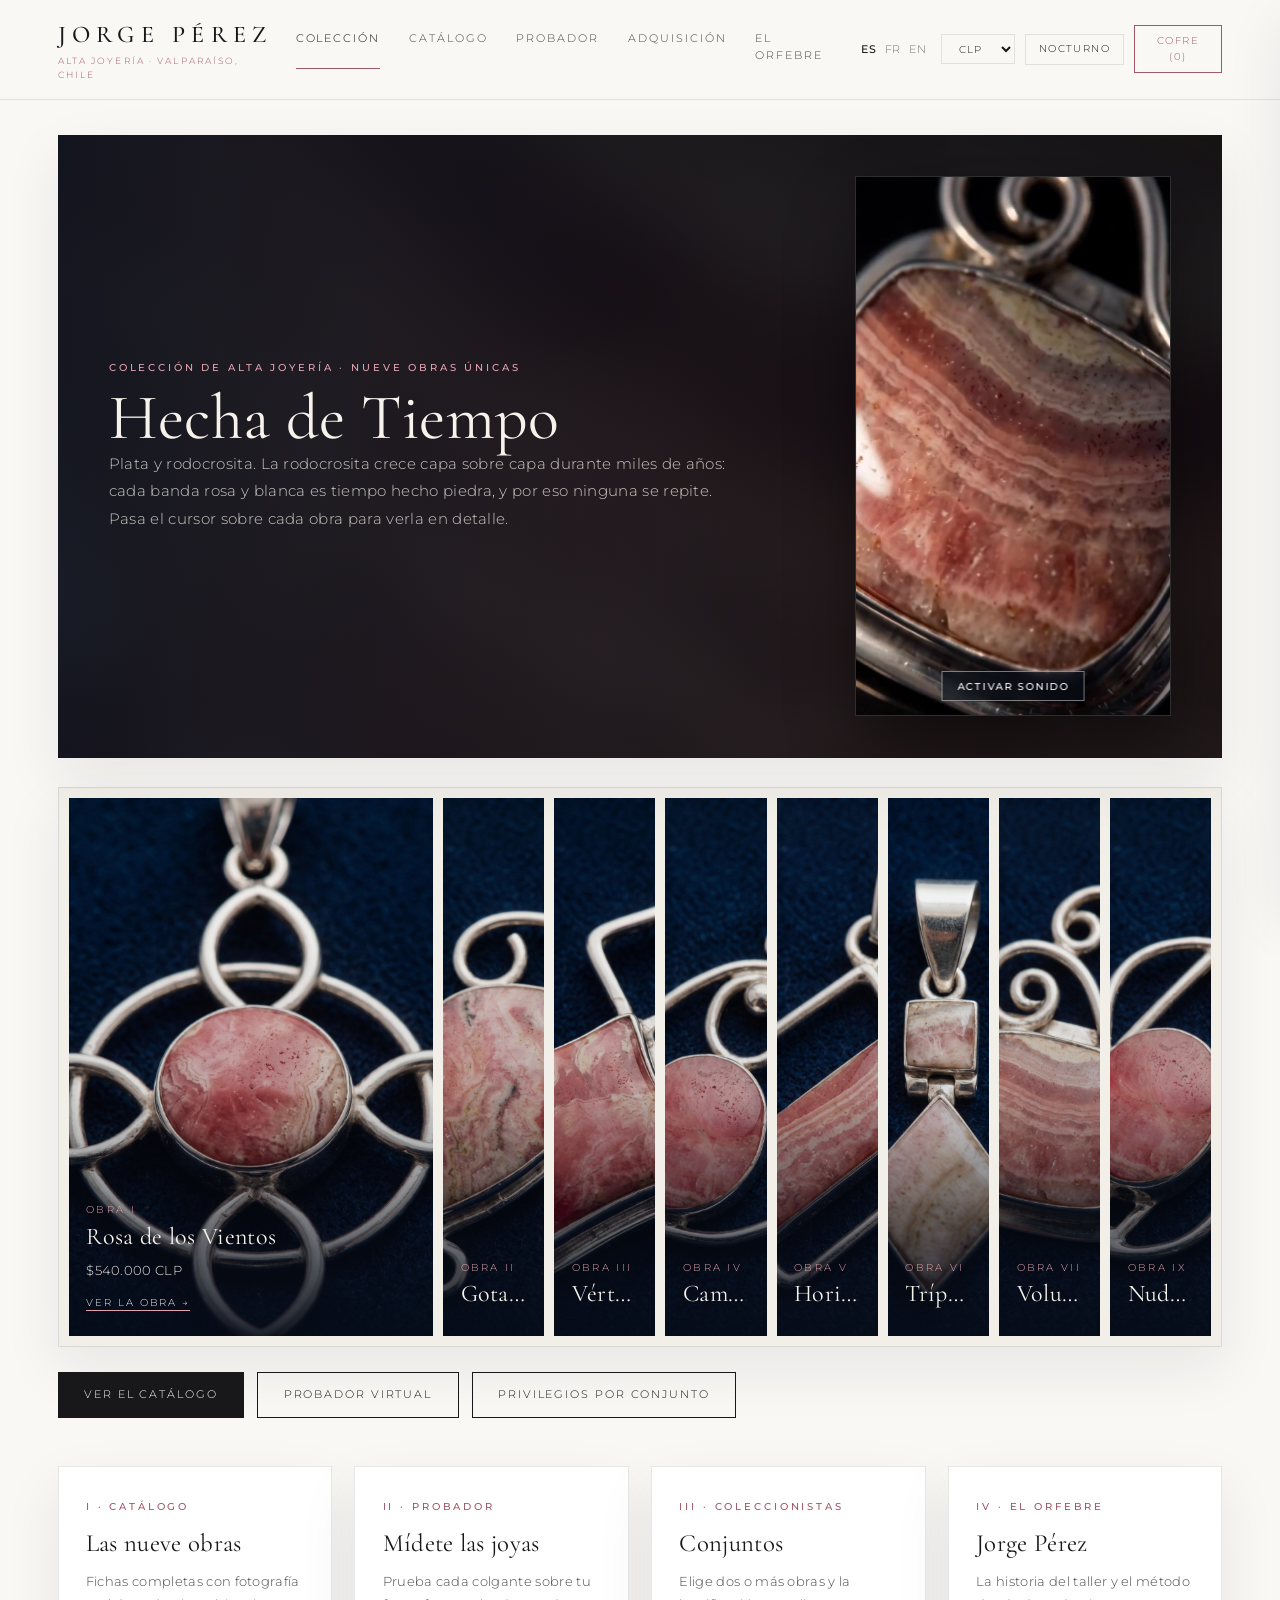
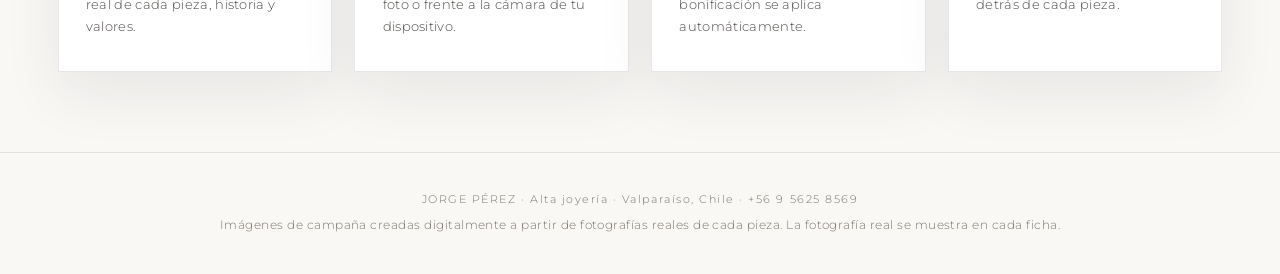
<file: index.html>
<!DOCTYPE html>
<html lang="es" data-theme="light">
<head>
    <meta charset="UTF-8">
    <meta name="viewport" content="width=device-width, initial-scale=1.0">
    <title>Jorge Pérez · Hecha de Tiempo</title>
    <meta name="description" content="Hecha de Tiempo: nueve obras únicas de alta joyería en plata y rodocrosita de Jorge Pérez, Valparaíso, Chile.">
    <meta property="og:title" content="Jorge Pérez · Hecha de Tiempo">
    <meta property="og:description" content="Nueve obras únicas en plata y rodocrosita.">
    <meta property="og:image" content="assets/piezas/01_ambiente.jpg">
    <link rel="icon" href="data:image/svg+xml,%3Csvg xmlns=%22http://www.w3.org/2000/svg%22 viewBox=%220 0 64 64%22%3E%3Crect width=%2264%22 height=%2264%22 fill=%22%230D192B%22/%3E%3Ccircle cx=%2232%22 cy=%2236%22 r=%2213%22 fill=%22%23D48C98%22 stroke=%22%23E8E8E8%22 stroke-width=%224%22/%3E%3C/svg%3E">
    <link rel="preconnect" href="https://fonts.googleapis.com">
    <link rel="preconnect" href="https://fonts.gstatic.com" crossorigin>
    <link rel="stylesheet" href="https://fonts.googleapis.com/css2?family=Cormorant+Garamond:ital,wght@0,400;0,500;0,600;1,400&family=Montserrat:wght@300;400;500&display=swap">
    <link rel="stylesheet" href="css/styles.css">
</head>
<body>
    <header class="navbar" id="nav"></header>
    <main id="main"></main>
    <footer class="footer" id="footer"></footer>
    <div class="veil" id="veil"></div>
    <aside class="cart" id="cart" aria-hidden="true" aria-label="Cofre"></aside>
    <div class="zoom" id="zoom"><img alt=""></div>
    <div class="intro" id="intro" hidden role="dialog" aria-label="Presentación"></div>
    <noscript><p style="padding:2rem;text-align:center">Este sitio necesita JavaScript activado.</p></noscript>
    <script src="js/catalog.js"></script>
    <script src="js/app.js"></script>
</body>
</html>
</file>
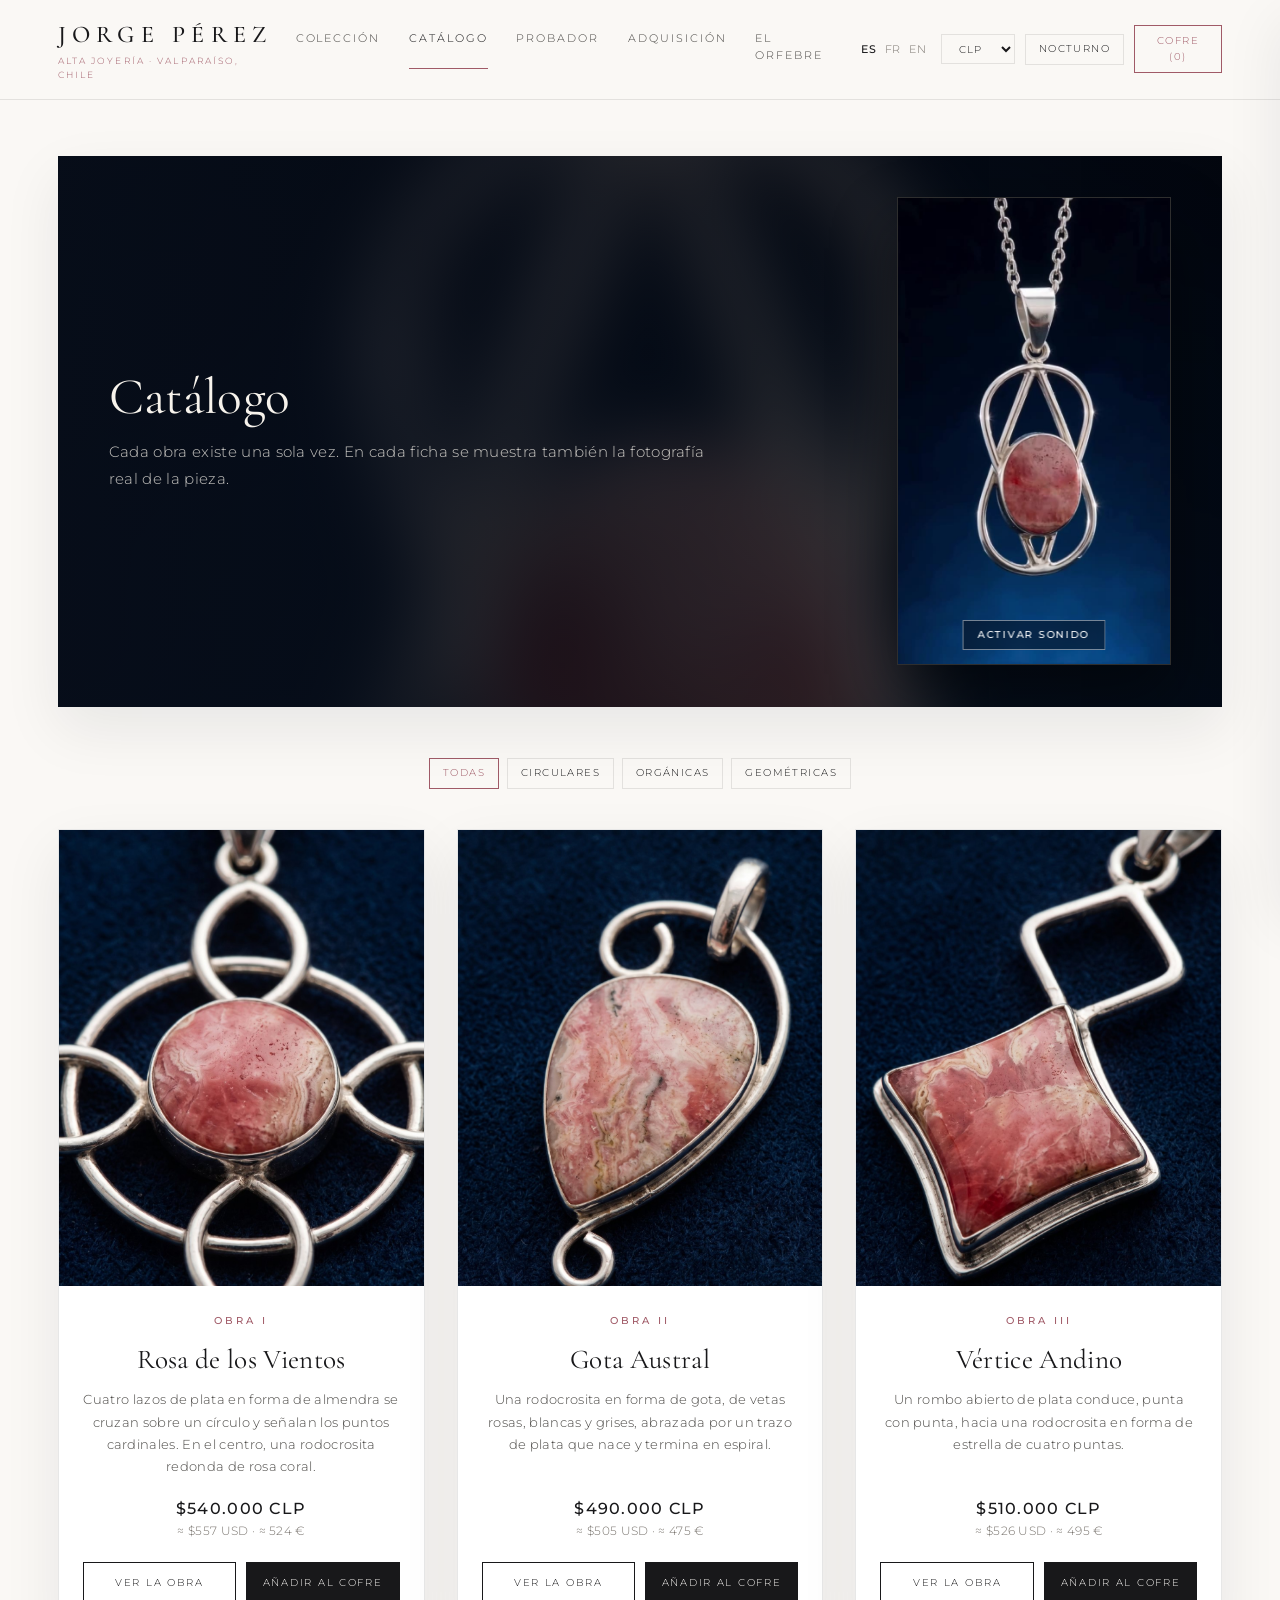
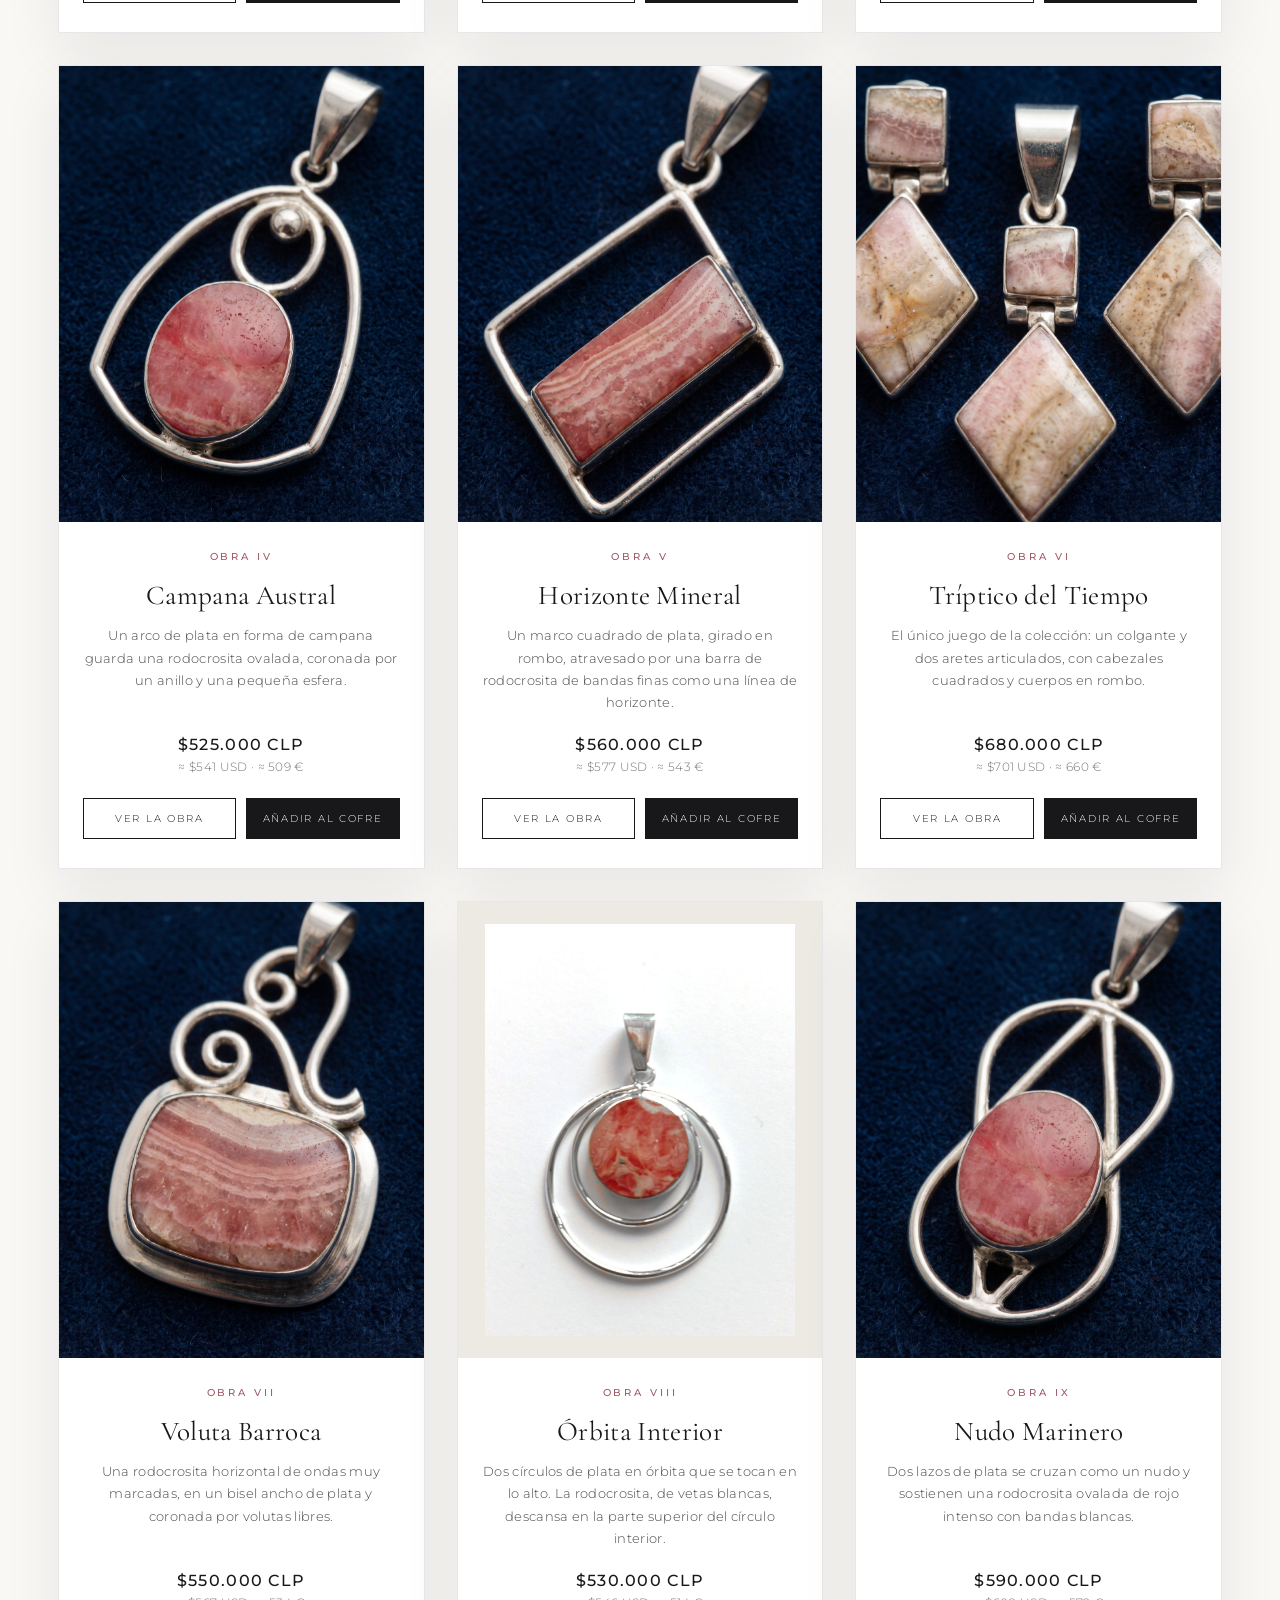
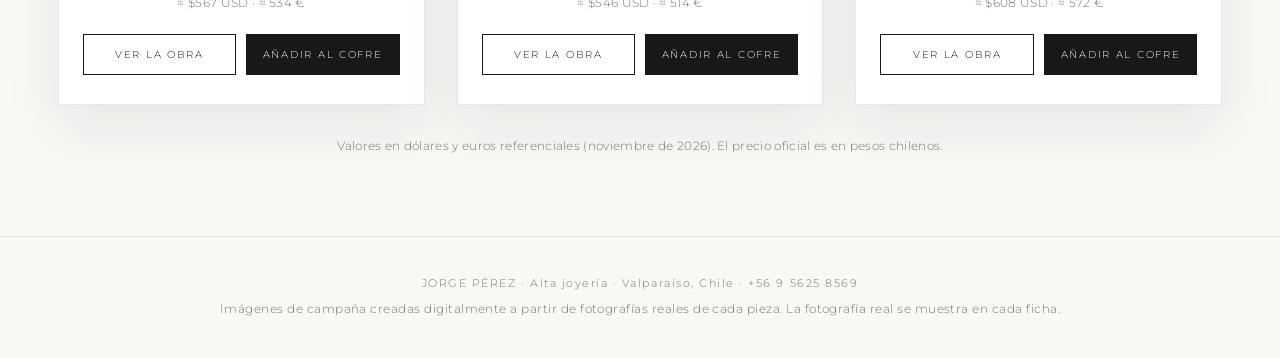
<file: coleccion.html>
<!DOCTYPE html>
<html lang="es"><head><meta charset="UTF-8"><title>Jorge Pérez · Hecha de Tiempo</title>
<meta http-equiv="refresh" content="0; url=index.html#coleccion"><script>location.replace("index.html#coleccion");</script></head>
<body><p><a href="index.html#coleccion">Continuar</a></p></body></html>
</file>
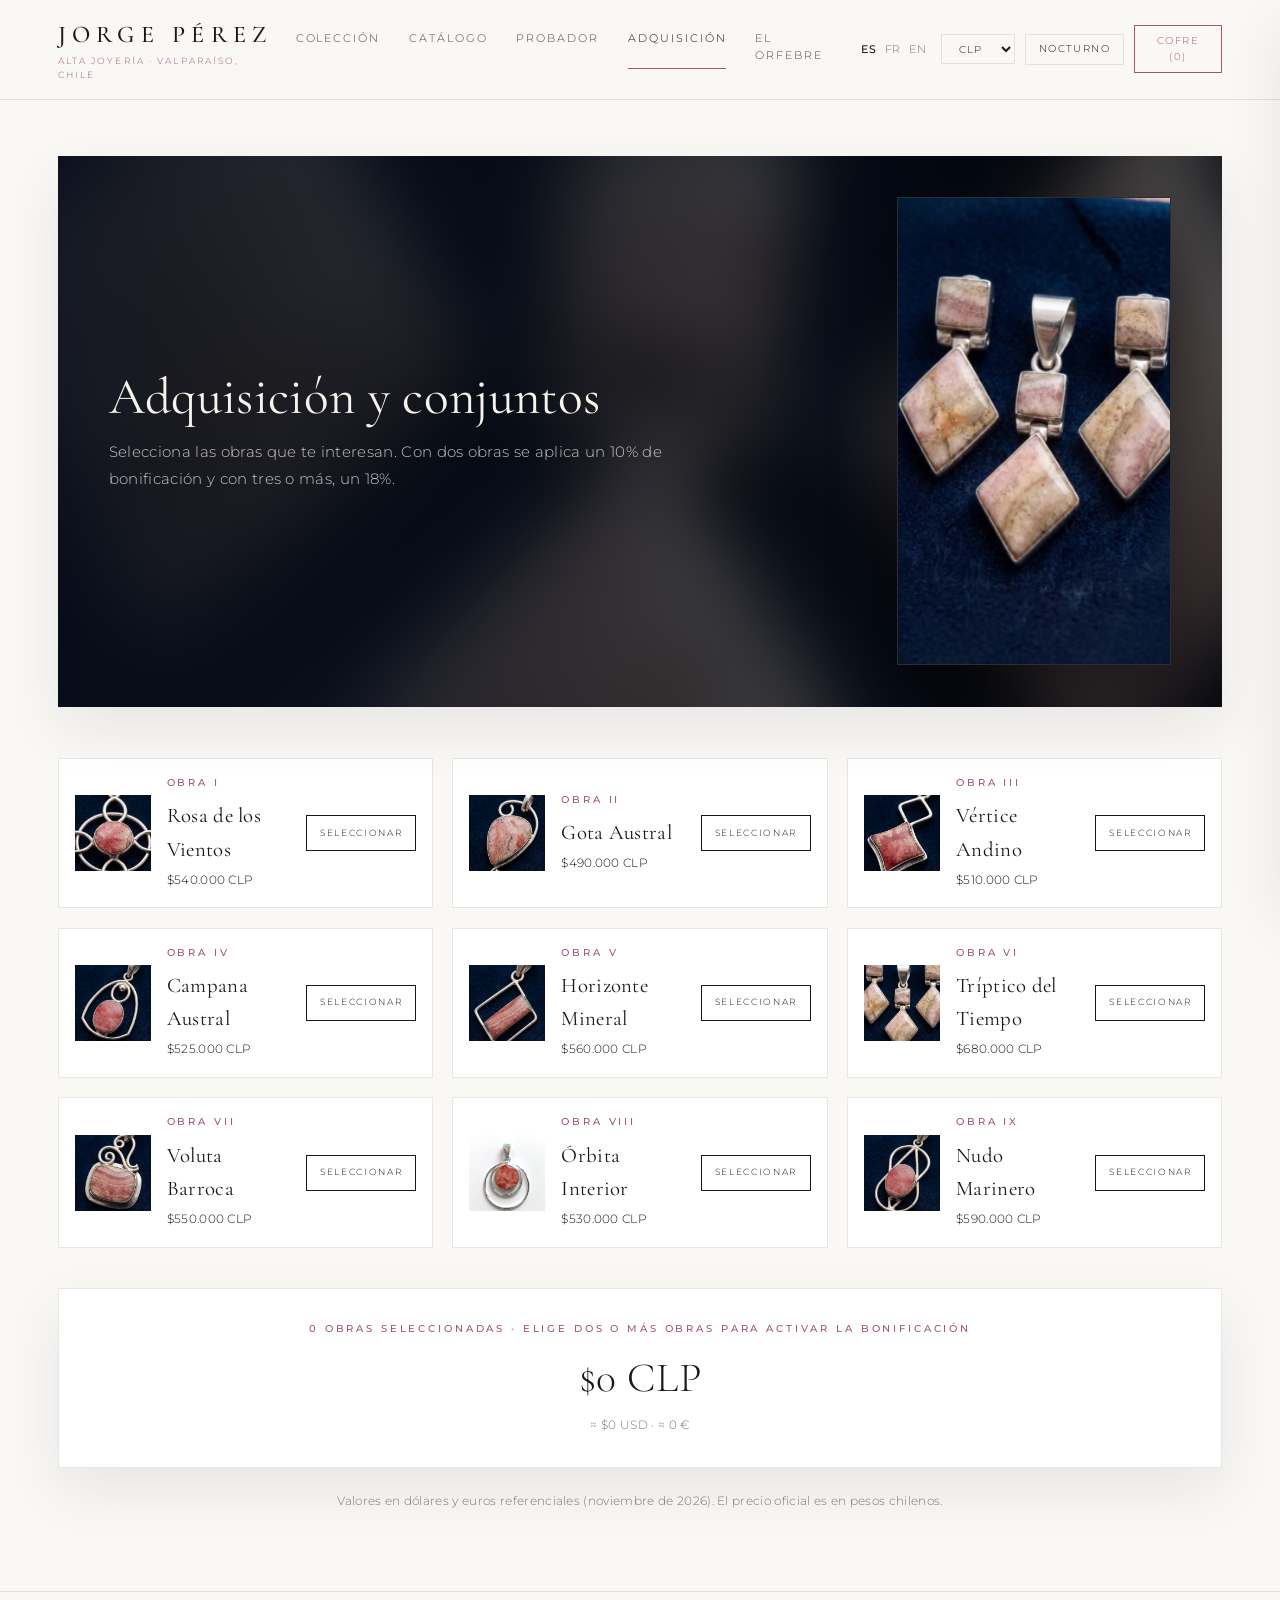
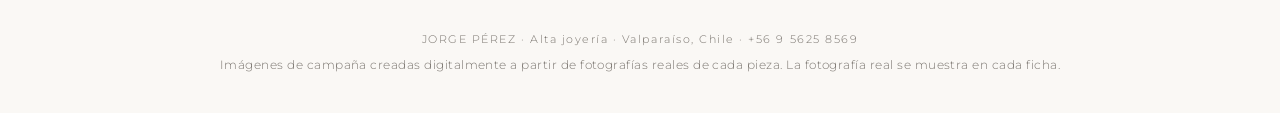
<file: coleccionistas.html>
<!DOCTYPE html>
<html lang="es"><head><meta charset="UTF-8"><title>Jorge Pérez · Hecha de Tiempo</title>
<meta http-equiv="refresh" content="0; url=index.html#coleccionistas"><script>location.replace("index.html#coleccionistas");</script></head>
<body><p><a href="index.html#coleccionistas">Continuar</a></p></body></html>
</file>
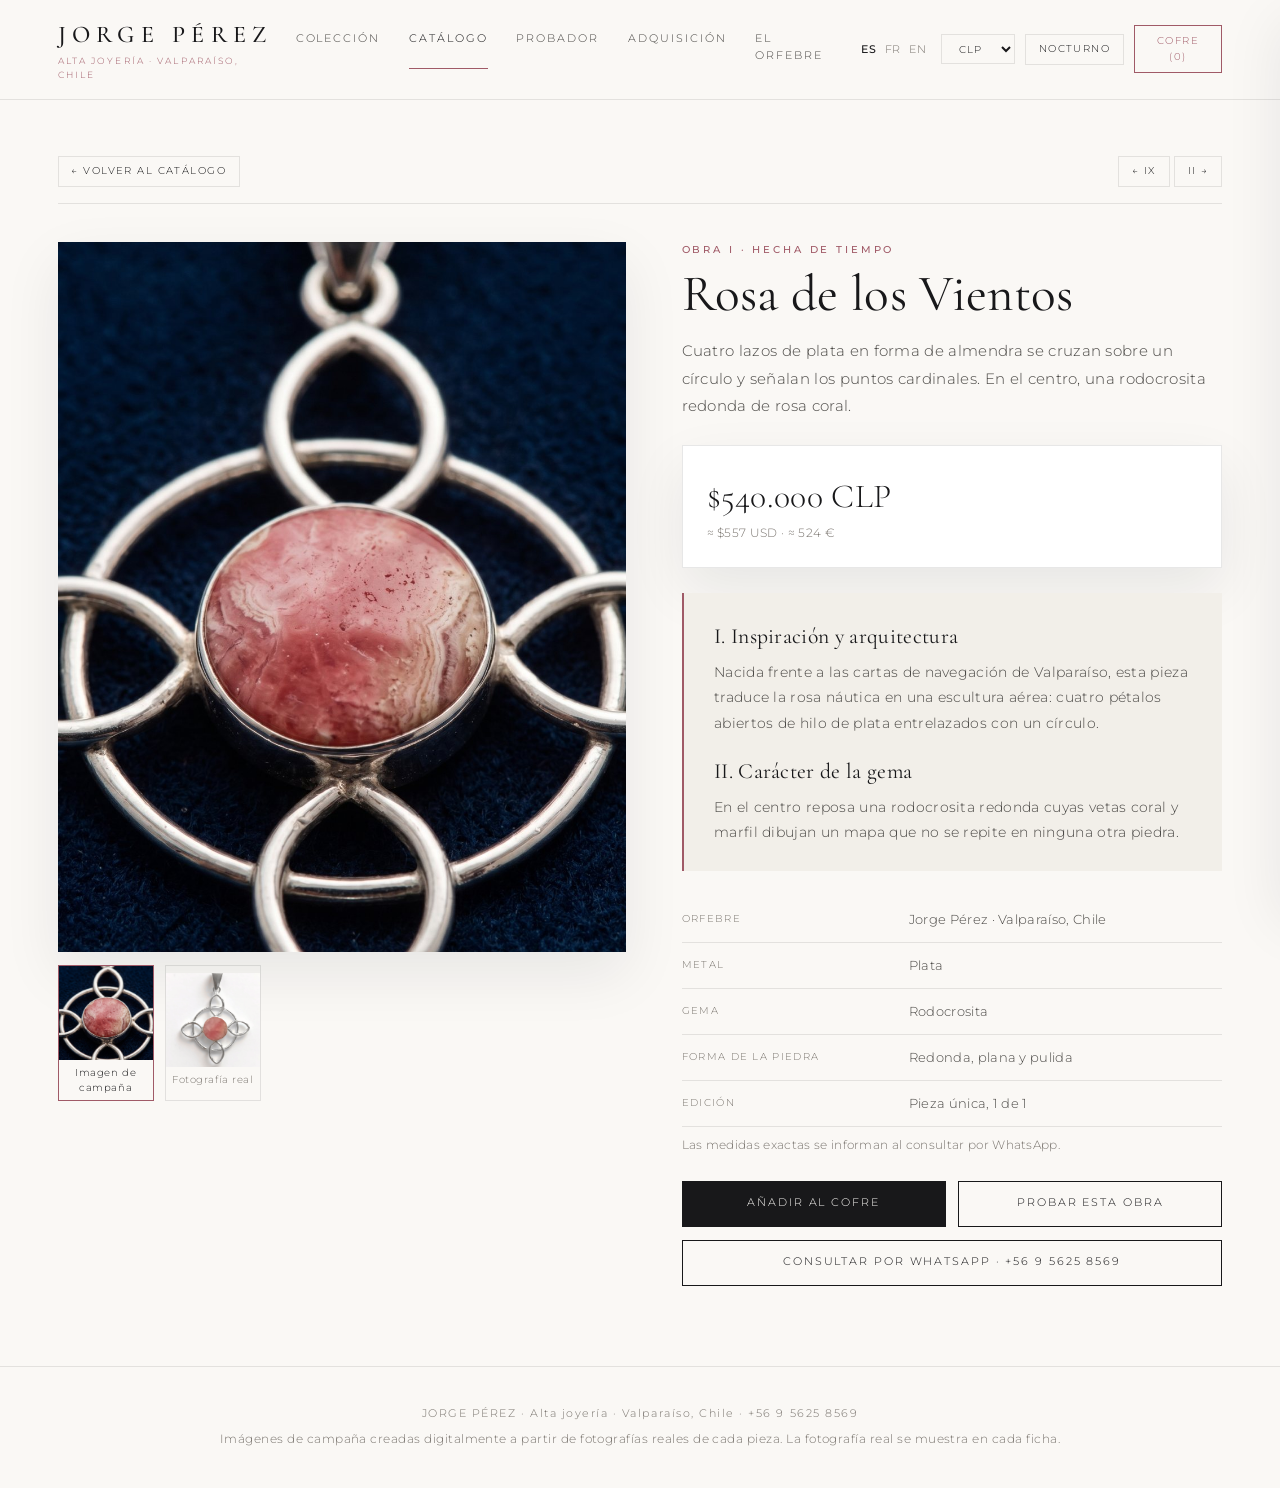
<file: joya.html>
<!DOCTYPE html>
<html lang="es"><head><meta charset="UTF-8"><title>Jorge Pérez · Hecha de Tiempo</title>
<script>var id=(new URLSearchParams(location.search).get("id")||"01").replace(/[^0-9]/g,"").padStart(2,"0").slice(-2);location.replace("index.html#pieza-"+id);</script></head>
<body><p><a href="index.html#coleccion">Continuar</a></p></body></html>
</file>
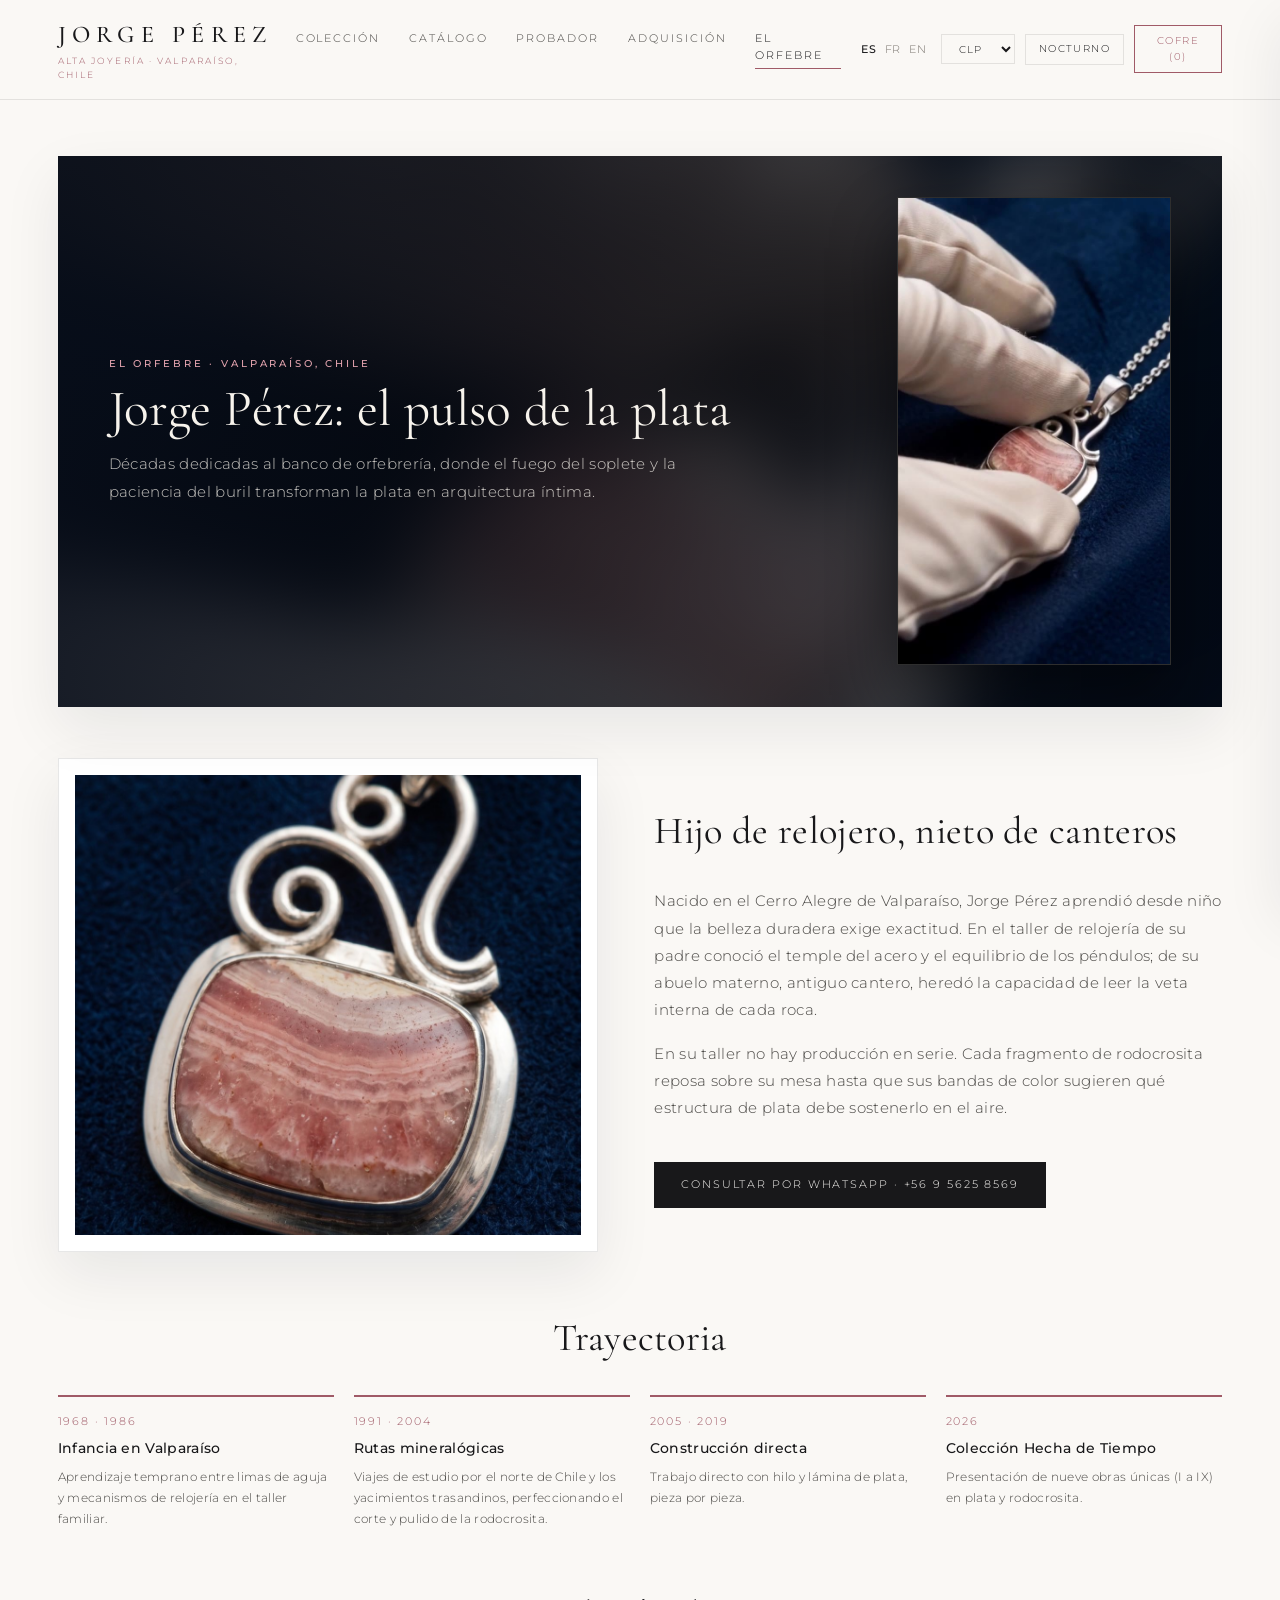
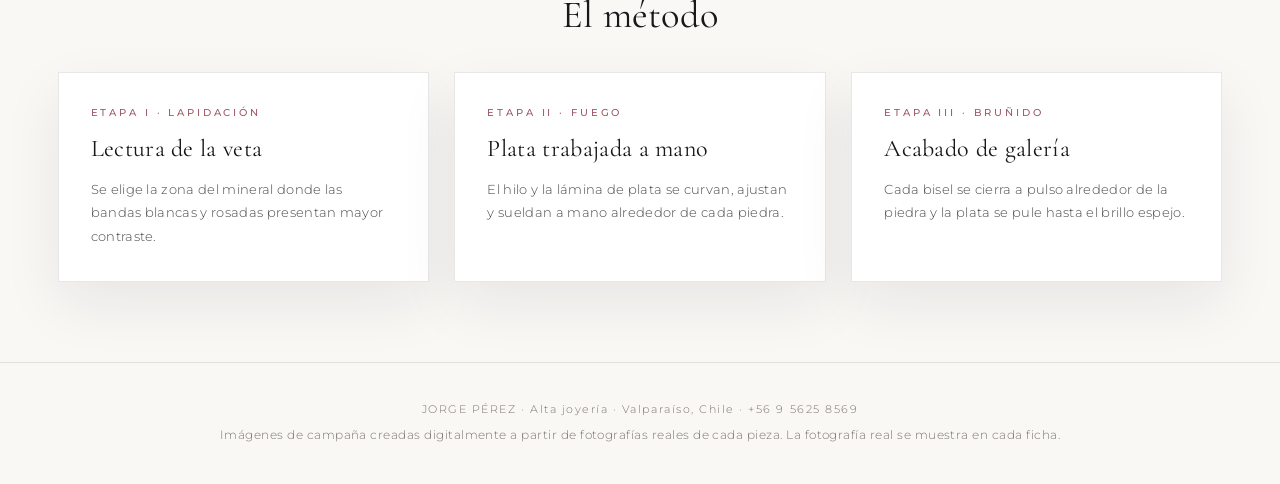
<file: orfebre.html>
<!DOCTYPE html>
<html lang="es"><head><meta charset="UTF-8"><title>Jorge Pérez · Hecha de Tiempo</title>
<meta http-equiv="refresh" content="0; url=index.html#orfebre"><script>location.replace("index.html#orfebre");</script></head>
<body><p><a href="index.html#orfebre">Continuar</a></p></body></html>
</file>
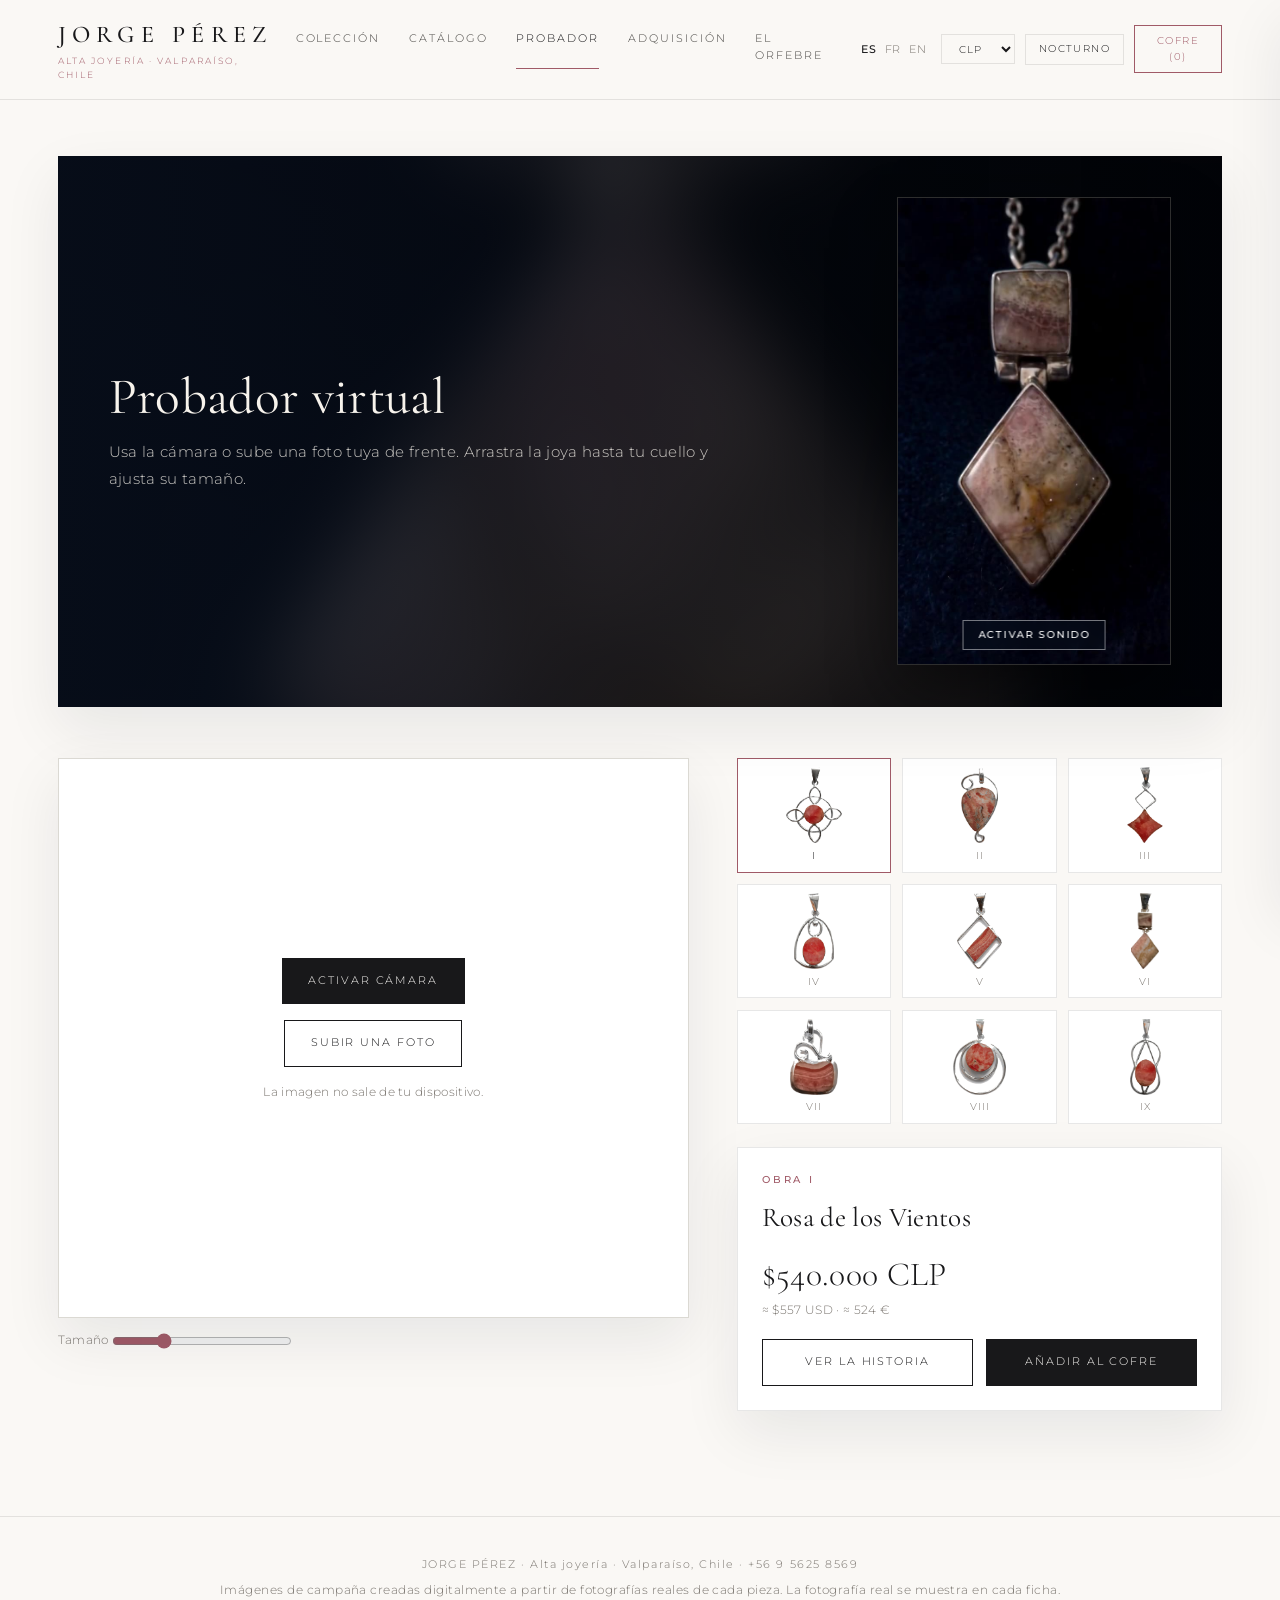
<file: probador.html>
<!DOCTYPE html>
<html lang="es"><head><meta charset="UTF-8"><title>Jorge Pérez · Hecha de Tiempo</title>
<meta http-equiv="refresh" content="0; url=index.html#probador"><script>location.replace("index.html#probador");</script></head>
<body><p><a href="index.html#probador">Continuar</a></p></body></html>
</file>
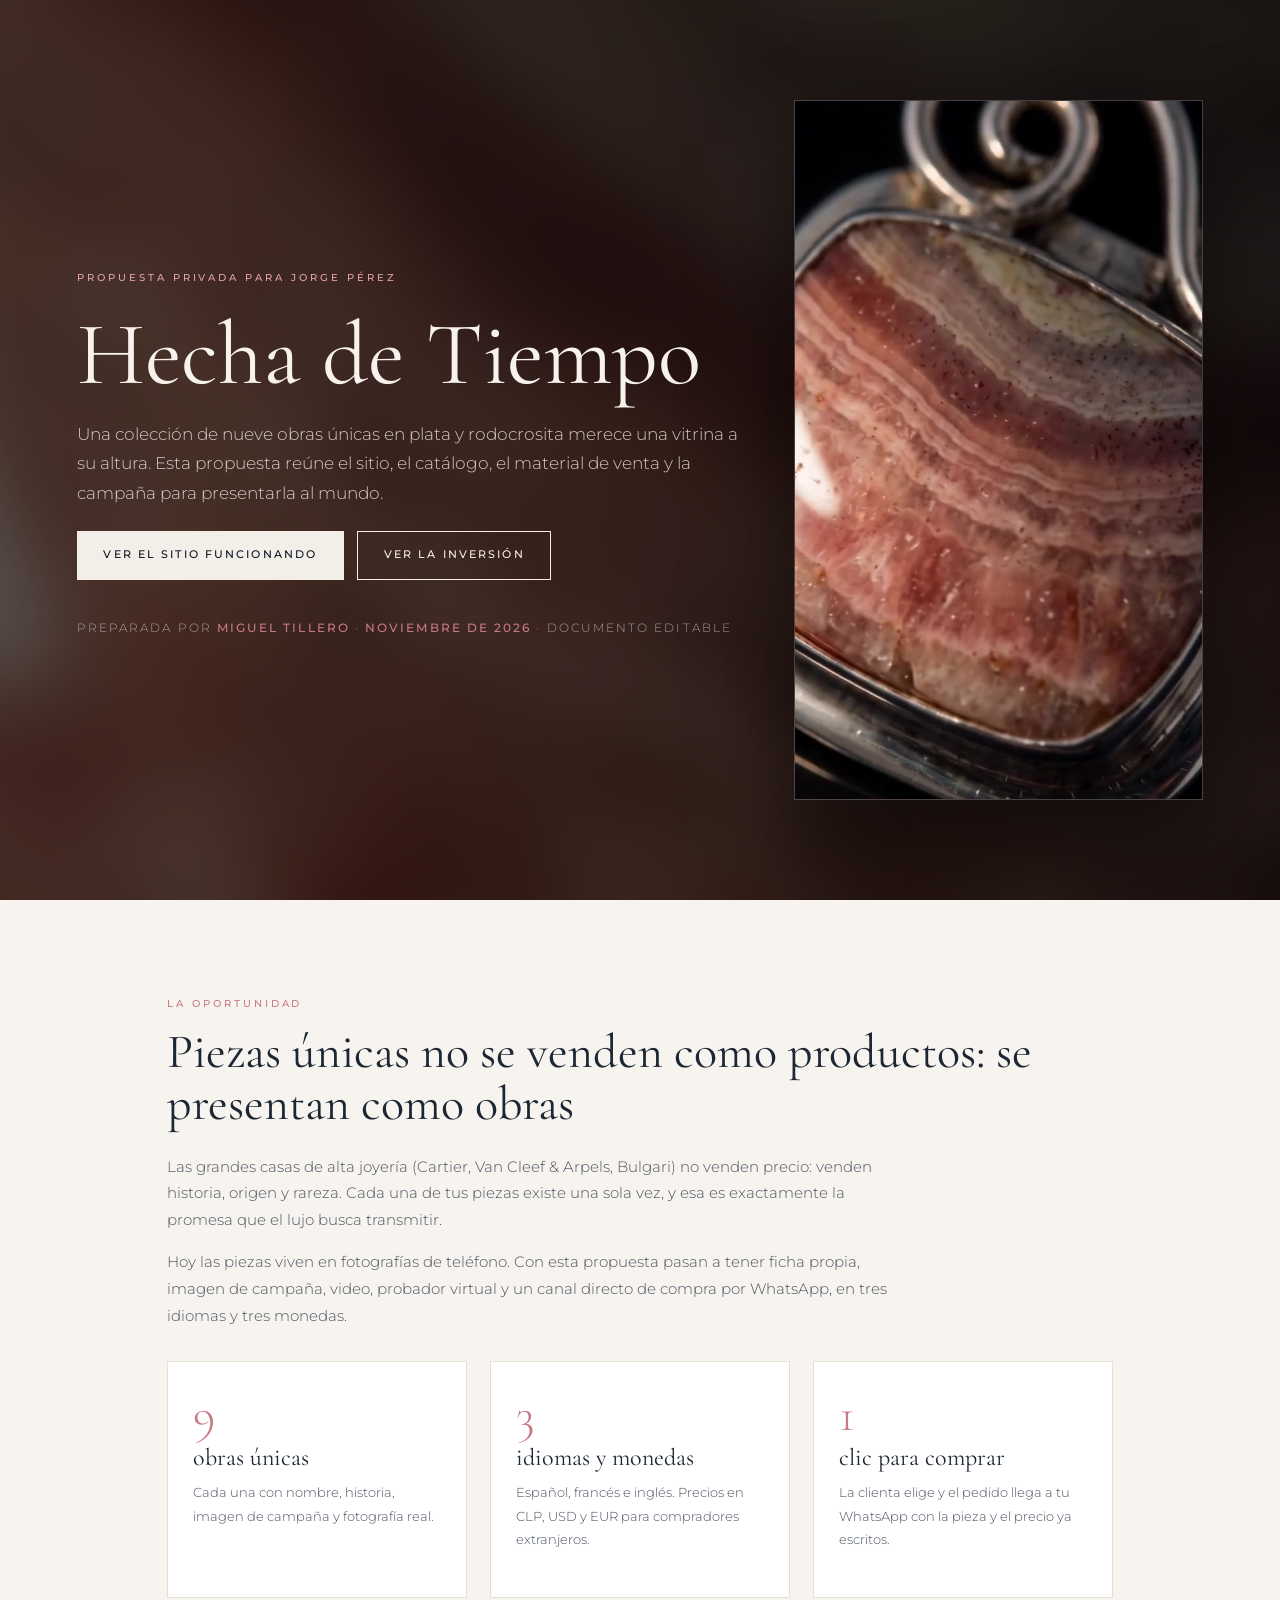
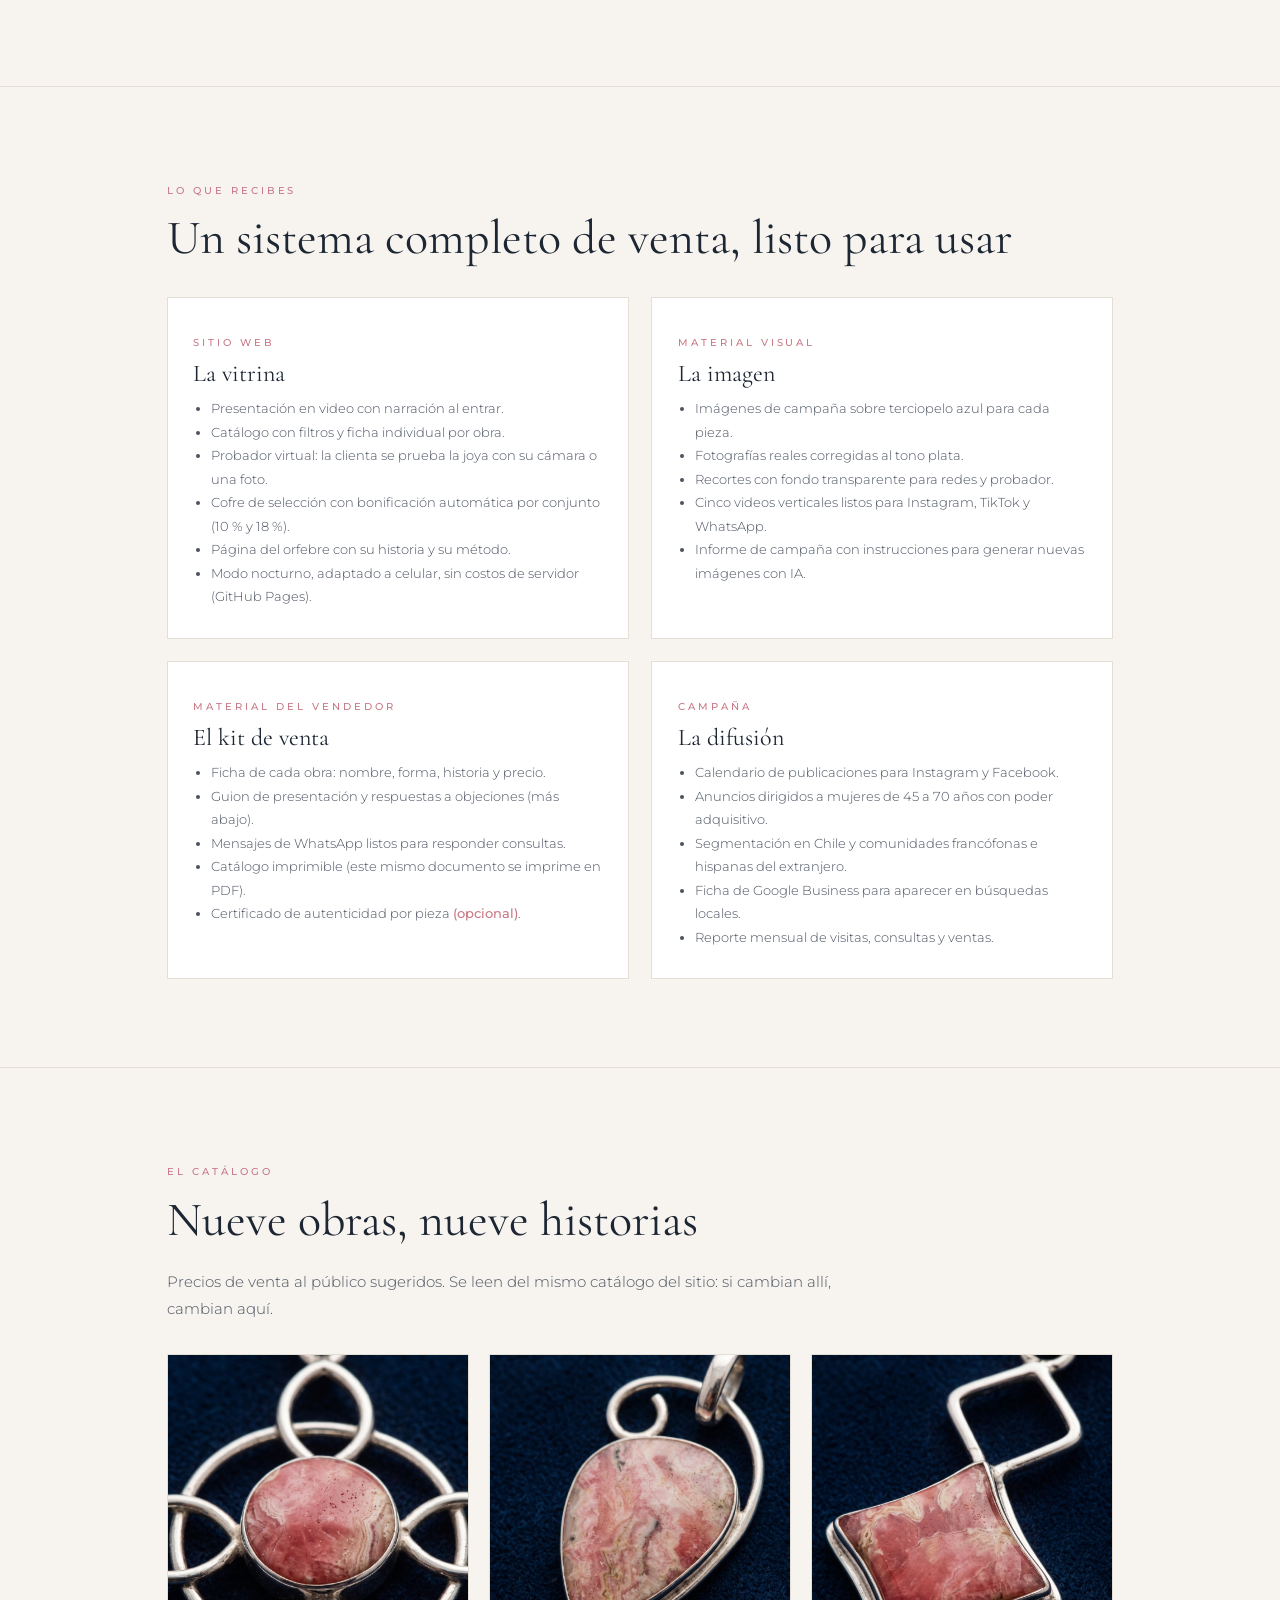
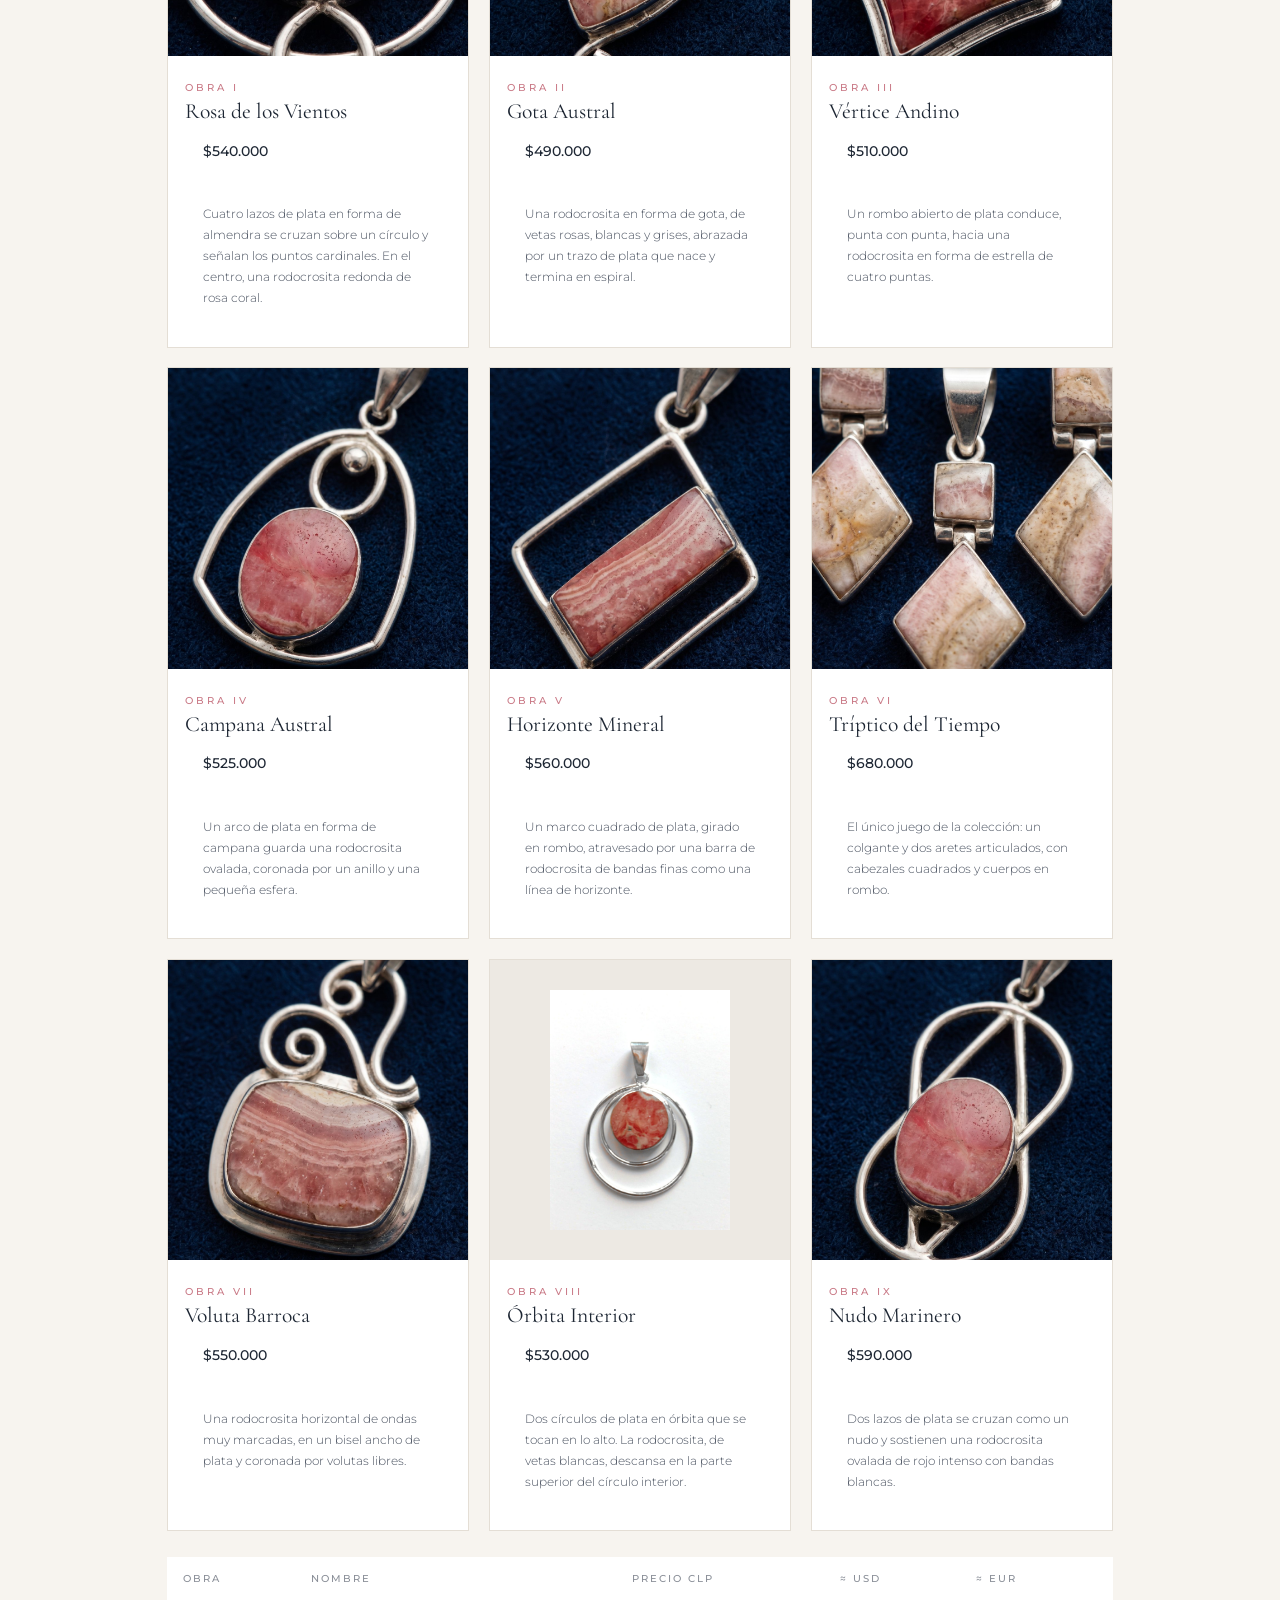
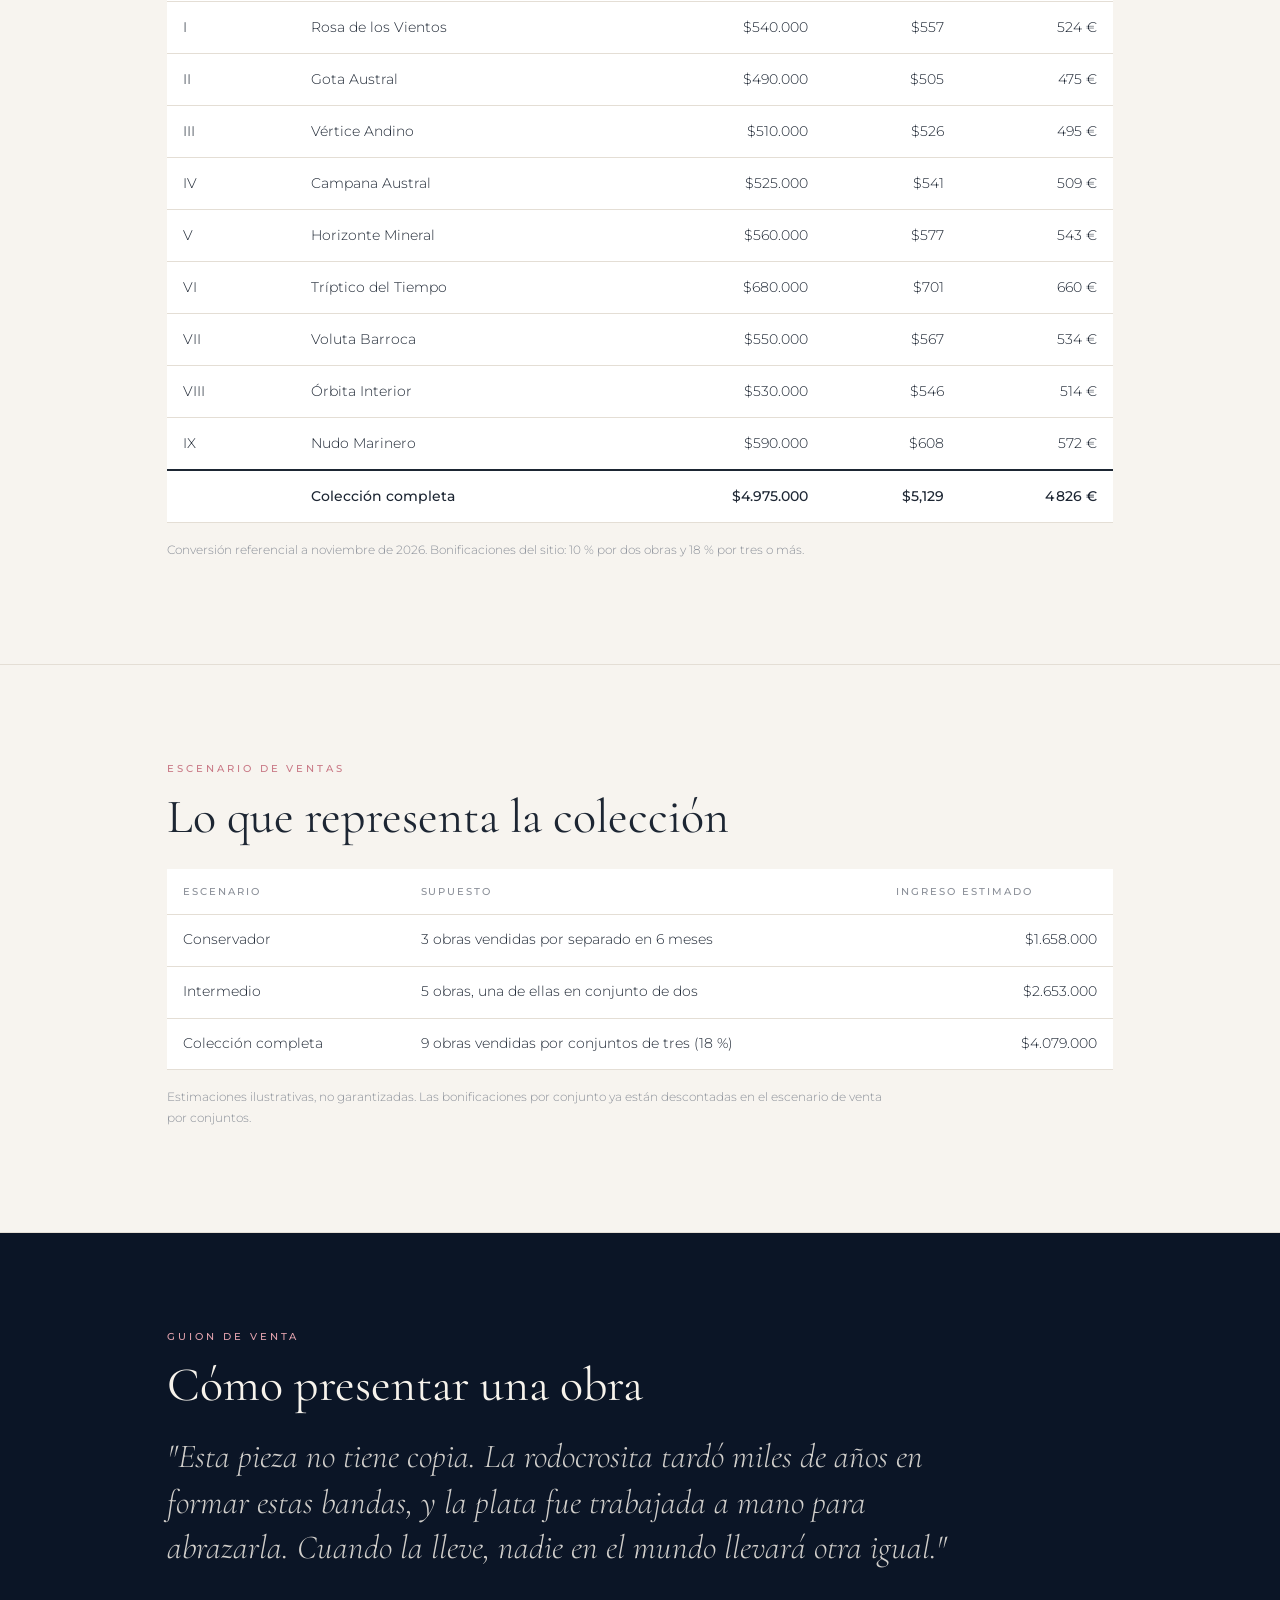
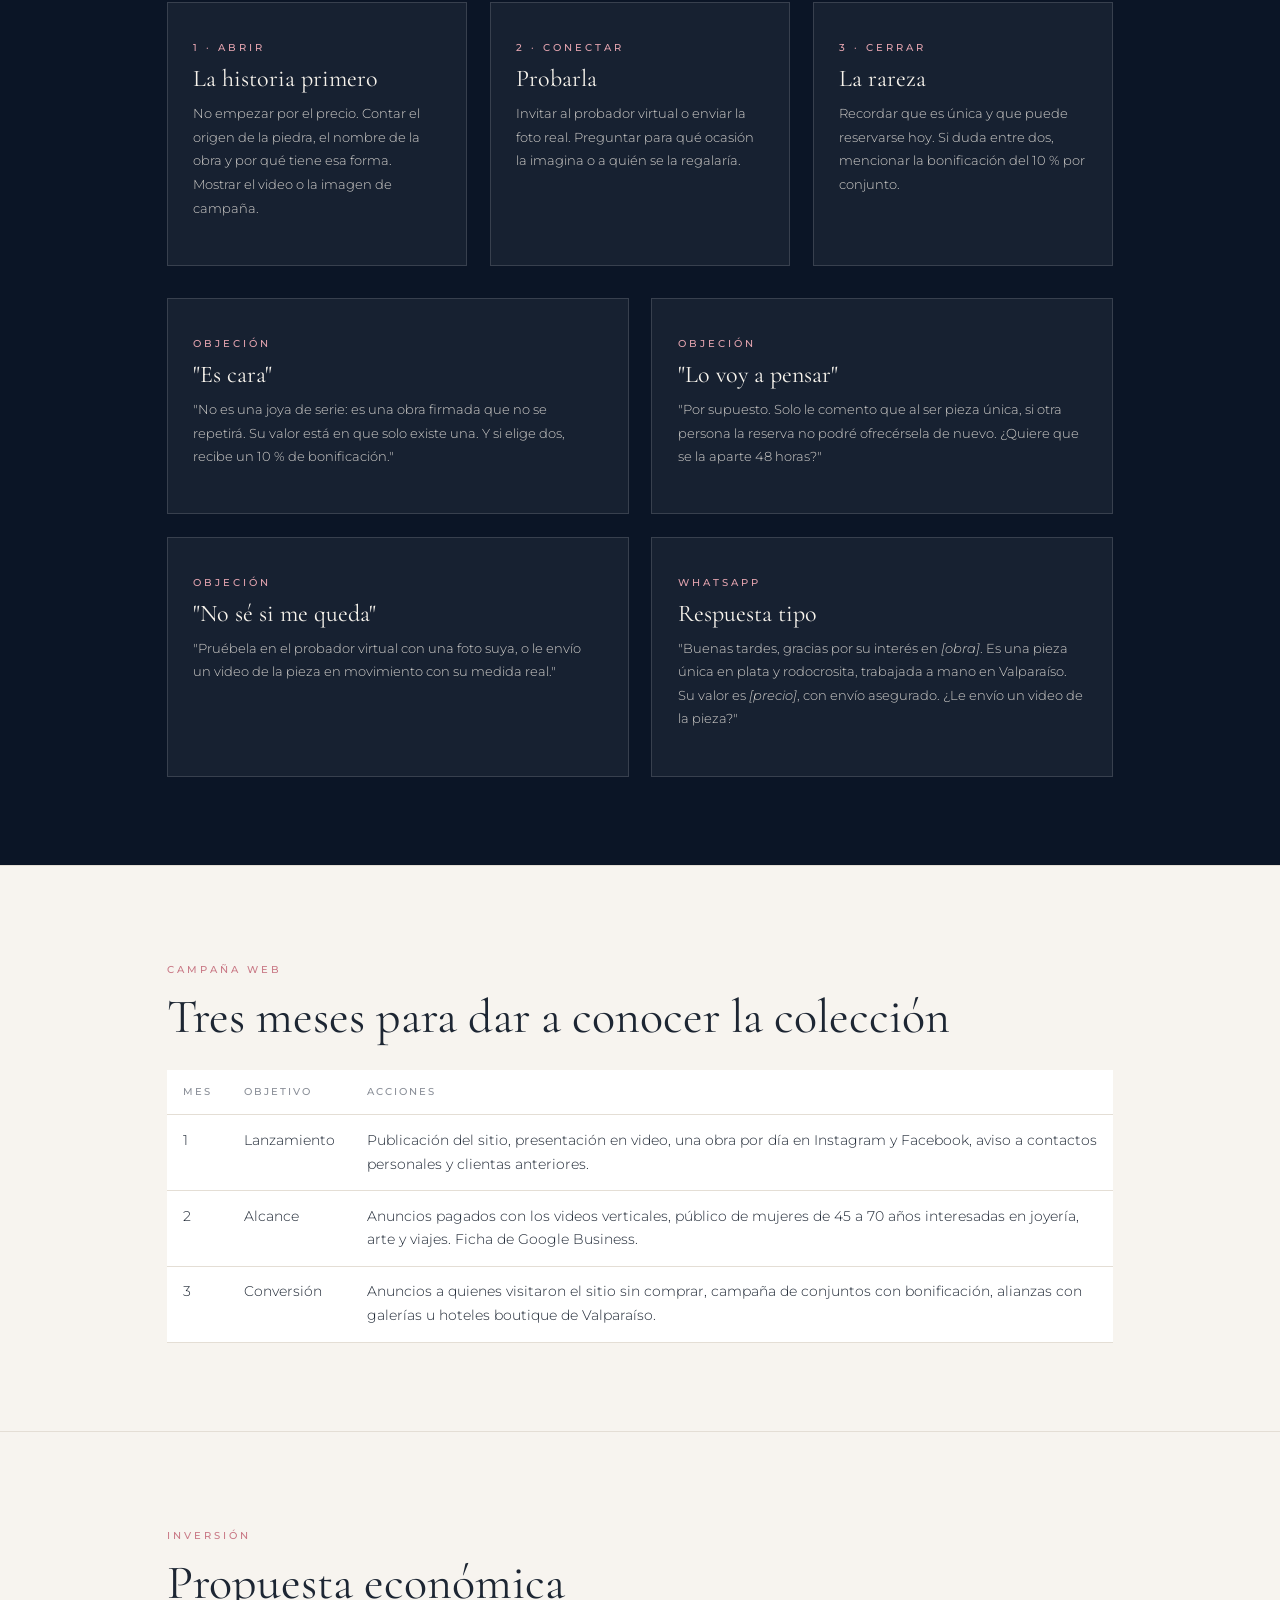
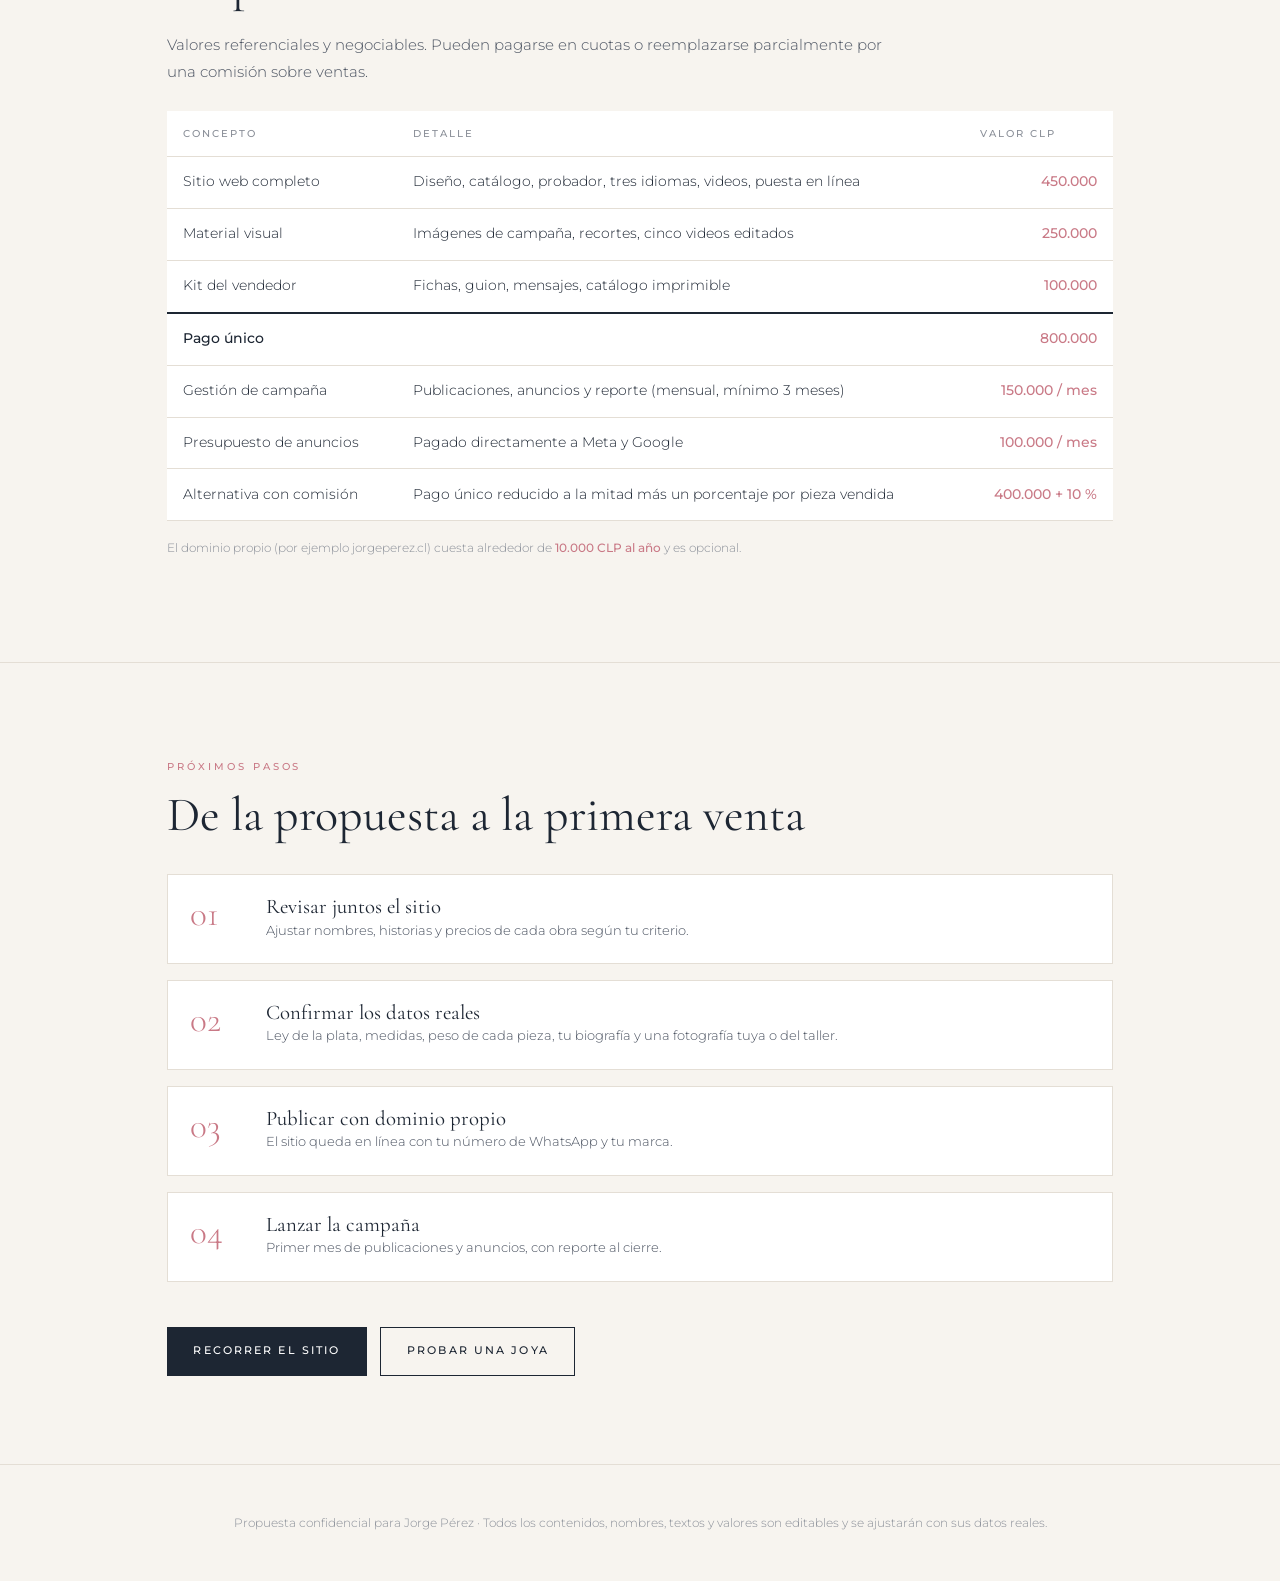
<file: propuesta.html>
<!DOCTYPE html>
<html lang="es">
<head>
<meta charset="UTF-8">
<meta name="viewport" content="width=device-width, initial-scale=1.0">
<meta name="robots" content="noindex">
<title>Propuesta para Jorge Pérez · Hecha de Tiempo</title>
<link rel="stylesheet" href="https://fonts.googleapis.com/css2?family=Cormorant+Garamond:ital,wght@0,400;0,500;1,400&family=Montserrat:wght@300;400;500&display=swap">
<style>
/* =====================================================================
   PROPUESTA COMERCIAL PARA JORGE PÉREZ
   Todo el contenido es editable. Los valores marcados en rosa
   (clase "edit") son estimaciones: ajústalos antes de presentar.
   Los precios de las piezas se leen de js/catalog.js (misma fuente que el sitio).
   ===================================================================== */
:root { --navy:#0B1526; --ink:#1D2633; --body:#4A5260; --rose:#C97986; --rose2:#E2A3AE; --paper:#F7F4EF; --line:#E4DED5; }
* { box-sizing:border-box; margin:0; padding:0; }
body { font-family:'Montserrat',sans-serif; font-weight:300; color:var(--ink); background:var(--paper); line-height:1.75; }
h1,h2,h3 { font-family:'Cormorant Garamond',Georgia,serif; font-weight:400; line-height:1.1; }
.eyebrow { font-size:.62rem; letter-spacing:.3em; text-transform:uppercase; color:var(--rose); font-weight:500; }
.wrap { max-width:1100px; margin:0 auto; padding:0 6%; }
section { padding:5.5rem 0; border-bottom:1px solid var(--line); }
h2 { font-size:clamp(2rem,4vw,3rem); margin:.6rem 0 1.4rem; }
p { color:var(--body); font-size:.95rem; max-width:720px; margin-bottom:1rem; }
.edit { color:var(--rose); font-weight:500; }
.note { font-size:.75rem; color:#8A8F98; margin-top:1rem; }

/* portada */
.cover { position:relative; min-height:100vh; display:grid; grid-template-columns:1fr auto; align-items:center; gap:3rem; padding:4rem 6%; background:var(--navy); color:#F3EFE8; overflow:hidden; border:0; }
.cover::before { content:""; position:absolute; inset:-40px; background:url(assets/video/intro.jpg) center/cover; filter:blur(36px) brightness(.35); transform:scale(1.1); }
.cover > * { position:relative; }
.cover h1 { font-size:clamp(3rem,7vw,5.6rem); color:#F7F3EC; margin:1rem 0; }
.cover p { color:rgba(243,239,232,.82); font-size:1.05rem; }
.cover .eyebrow { color:var(--rose2); }
.cover video { height:min(78vh,700px); aspect-ratio:632/1080; object-fit:cover; box-shadow:0 40px 80px rgba(0,0,0,.5); border:1px solid rgba(255,255,255,.18); }
.meta { margin-top:2.4rem; font-size:.72rem; letter-spacing:.18em; text-transform:uppercase; color:rgba(243,239,232,.6); }

/* bloques */
.grid3 { display:grid; grid-template-columns:repeat(3,1fr); gap:1.4rem; margin-top:2rem; }
.grid2 { display:grid; grid-template-columns:1fr 1fr; gap:1.4rem; margin-top:2rem; }
.card { background:#fff; border:1px solid var(--line); padding:1.8rem 1.6rem; }
.card h3 { font-size:1.5rem; margin:.4rem 0 .6rem; }
.card p, .card li { font-size:.84rem; }
.card ul { padding-left:1.1rem; color:var(--body); }
.num { font-family:'Cormorant Garamond',serif; font-size:3rem; color:var(--rose); line-height:1; }
.quote { font-family:'Cormorant Garamond',serif; font-style:italic; font-size:clamp(1.5rem,3vw,2.1rem); color:var(--ink); max-width:820px; margin:1rem 0 2rem; line-height:1.35; }

/* piezas */
.pieces { display:grid; grid-template-columns:repeat(auto-fill,minmax(230px,1fr)); gap:1.2rem; margin-top:2rem; }
.piece { background:#fff; border:1px solid var(--line); }
.piece img { width:100%; aspect-ratio:1; object-fit:cover; display:block; background:#EDE9E3; }
.piece img.real { object-fit:contain; padding:10%; }
.piece div { padding:1rem 1.1rem 1.2rem; }
.piece h3 { font-size:1.35rem; }
.piece .p { font-size:.85rem; color:var(--ink); font-weight:500; }
.piece .r { font-size:.75rem; color:var(--body); margin-top:.3rem; }

/* tablas */
table { width:100%; border-collapse:collapse; margin-top:1.6rem; background:#fff; font-size:.85rem; }
th, td { text-align:left; padding:.85rem 1rem; border-bottom:1px solid var(--line); vertical-align:top; }
th { font-size:.62rem; letter-spacing:.2em; text-transform:uppercase; color:#8A8F98; font-weight:500; }
td.n { text-align:right; white-space:nowrap; }
tr.tot td { font-weight:500; border-top:2px solid var(--ink); }

/* guion */
.script { background:var(--navy); color:#F3EFE8; }
.script p { color:rgba(243,239,232,.85); }
.script h2 { color:#F7F3EC; }
.script .card { background:rgba(255,255,255,.05); border-color:rgba(255,255,255,.14); }
.script .card p, .script .card li { color:rgba(243,239,232,.85); }
.script .card h3 { color:#F7F3EC; }
.script .eyebrow { color:var(--rose2); }

/* pasos */
.steps { counter-reset:s; margin-top:2rem; display:grid; gap:1rem; }
.step { counter-increment:s; display:grid; grid-template-columns:60px 1fr; gap:1rem; background:#fff; border:1px solid var(--line); padding:1.3rem 1.4rem; }
.step::before { content:counter(s,decimal-leading-zero); font-family:'Cormorant Garamond',serif; font-size:2.2rem; color:var(--rose); line-height:1; }
.step h3 { font-size:1.3rem; }
.step p { font-size:.84rem; margin:0; }

.btn { display:inline-block; margin:.4rem .6rem 0 0; padding:.9rem 1.6rem; border:1px solid var(--ink); color:var(--ink); text-decoration:none; font-size:.66rem; letter-spacing:.2em; text-transform:uppercase; font-weight:500; }
.btn.solid { background:var(--ink); color:#fff; }
.cover .btn { border-color:#F3EFE8; color:#F3EFE8; }
.cover .btn.solid { background:#F3EFE8; color:var(--navy); }
footer { padding:3rem 6%; text-align:center; font-size:.72rem; color:#8A8F98; }

@media (max-width:860px) {
  .cover { grid-template-columns:1fr; text-align:center; padding-top:3rem; }
  .cover p { margin-left:auto; margin-right:auto; }
  .cover video { height:60vh; margin:0 auto; }
  .grid3, .grid2 { grid-template-columns:1fr; }
  table { font-size:.78rem; } th, td { padding:.7rem .6rem; }
}
@media print {
  .cover { min-height:auto; } .cover video { display:none; }
  section { page-break-inside:avoid; padding:2.5rem 0; }
  .btn { display:none; }
}
</style>
</head>
<body>

<!-- 1. PORTADA -->
<header class="cover">
  <div>
    <span class="eyebrow">Propuesta privada para Jorge Pérez</span>
    <h1>Hecha de Tiempo</h1>
    <p>Una colección de nueve obras únicas en plata y rodocrosita merece una vitrina a su altura. Esta propuesta reúne el sitio, el catálogo, el material de venta y la campaña para presentarla al mundo.</p>
    <a class="btn solid" href="index.html" target="_blank">Ver el sitio funcionando</a>
    <a class="btn" href="#inversion">Ver la inversión</a>
    <div class="meta">Preparada por <span class="edit">Miguel Tillero</span> · <span class="edit">noviembre de 2026</span> · Documento editable</div>
  </div>
  <video src="assets/video/intro.mp4" poster="assets/video/intro.jpg" muted loop autoplay playsinline></video>
</header>

<!-- 2. LA OPORTUNIDAD -->
<section><div class="wrap">
  <span class="eyebrow">La oportunidad</span>
  <h2>Piezas únicas no se venden como productos: se presentan como obras</h2>
  <p>Las grandes casas de alta joyería (Cartier, Van Cleef &amp; Arpels, Bulgari) no venden precio: venden historia, origen y rareza. Cada una de tus piezas existe una sola vez, y esa es exactamente la promesa que el lujo busca transmitir.</p>
  <p>Hoy las piezas viven en fotografías de teléfono. Con esta propuesta pasan a tener ficha propia, imagen de campaña, video, probador virtual y un canal directo de compra por WhatsApp, en tres idiomas y tres monedas.</p>
  <div class="grid3">
    <div class="card"><div class="num">9</div><h3>obras únicas</h3><p>Cada una con nombre, historia, imagen de campaña y fotografía real.</p></div>
    <div class="card"><div class="num">3</div><h3>idiomas y monedas</h3><p>Español, francés e inglés. Precios en CLP, USD y EUR para compradores extranjeros.</p></div>
    <div class="card"><div class="num">1</div><h3>clic para comprar</h3><p>La clienta elige y el pedido llega a tu WhatsApp con la pieza y el precio ya escritos.</p></div>
  </div>
</div></section>

<!-- 3. QUÉ RECIBES -->
<section><div class="wrap">
  <span class="eyebrow">Lo que recibes</span>
  <h2>Un sistema completo de venta, listo para usar</h2>
  <div class="grid2">
    <div class="card"><span class="eyebrow">Sitio web</span><h3>La vitrina</h3><ul>
      <li>Presentación en video con narración al entrar.</li>
      <li>Catálogo con filtros y ficha individual por obra.</li>
      <li>Probador virtual: la clienta se prueba la joya con su cámara o una foto.</li>
      <li>Cofre de selección con bonificación automática por conjunto (10 % y 18 %).</li>
      <li>Página del orfebre con su historia y su método.</li>
      <li>Modo nocturno, adaptado a celular, sin costos de servidor (GitHub Pages).</li>
    </ul></div>
    <div class="card"><span class="eyebrow">Material visual</span><h3>La imagen</h3><ul>
      <li>Imágenes de campaña sobre terciopelo azul para cada pieza.</li>
      <li>Fotografías reales corregidas al tono plata.</li>
      <li>Recortes con fondo transparente para redes y probador.</li>
      <li>Cinco videos verticales listos para Instagram, TikTok y WhatsApp.</li>
      <li>Informe de campaña con instrucciones para generar nuevas imágenes con IA.</li>
    </ul></div>
    <div class="card"><span class="eyebrow">Material del vendedor</span><h3>El kit de venta</h3><ul>
      <li>Ficha de cada obra: nombre, forma, historia y precio.</li>
      <li>Guion de presentación y respuestas a objeciones (más abajo).</li>
      <li>Mensajes de WhatsApp listos para responder consultas.</li>
      <li>Catálogo imprimible (este mismo documento se imprime en PDF).</li>
      <li>Certificado de autenticidad por pieza <span class="edit">(opcional)</span>.</li>
    </ul></div>
    <div class="card"><span class="eyebrow">Campaña</span><h3>La difusión</h3><ul>
      <li>Calendario de publicaciones para Instagram y Facebook.</li>
      <li>Anuncios dirigidos a mujeres de 45 a 70 años con poder adquisitivo.</li>
      <li>Segmentación en Chile y comunidades francófonas e hispanas del extranjero.</li>
      <li>Ficha de Google Business para aparecer en búsquedas locales.</li>
      <li>Reporte mensual de visitas, consultas y ventas.</li>
    </ul></div>
  </div>
</div></section>

<!-- 4. CATÁLOGO -->
<section><div class="wrap">
  <span class="eyebrow">El catálogo</span>
  <h2>Nueve obras, nueve historias</h2>
  <p>Precios de venta al público sugeridos. Se leen del mismo catálogo del sitio: si cambian allí, cambian aquí.</p>
  <div class="pieces" id="pieces"></div>
  <table id="prices"><thead><tr><th>Obra</th><th>Nombre</th><th class="n">Precio CLP</th><th class="n">≈ USD</th><th class="n">≈ EUR</th></tr></thead><tbody></tbody></table>
  <p class="note" id="ratenote"></p>
</div></section>

<!-- 5. ESCENARIO DE VENTAS -->
<section><div class="wrap">
  <span class="eyebrow">Escenario de ventas</span>
  <h2>Lo que representa la colección</h2>
  <table id="scen"><thead><tr><th>Escenario</th><th>Supuesto</th><th class="n">Ingreso estimado</th></tr></thead><tbody></tbody></table>
  <p class="note">Estimaciones ilustrativas, no garantizadas. Las bonificaciones por conjunto ya están descontadas en el escenario de venta por conjuntos.</p>
</div></section>

<!-- 6. GUION DE VENTA -->
<section class="script"><div class="wrap">
  <span class="eyebrow">Guion de venta</span>
  <h2>Cómo presentar una obra</h2>
  <p class="quote">"Esta pieza no tiene copia. La rodocrosita tardó miles de años en formar estas bandas, y la plata fue trabajada a mano para abrazarla. Cuando la lleve, nadie en el mundo llevará otra igual."</p>
  <div class="grid3">
    <div class="card"><span class="eyebrow">1 · Abrir</span><h3>La historia primero</h3><p>No empezar por el precio. Contar el origen de la piedra, el nombre de la obra y por qué tiene esa forma. Mostrar el video o la imagen de campaña.</p></div>
    <div class="card"><span class="eyebrow">2 · Conectar</span><h3>Probarla</h3><p>Invitar al probador virtual o enviar la foto real. Preguntar para qué ocasión la imagina o a quién se la regalaría.</p></div>
    <div class="card"><span class="eyebrow">3 · Cerrar</span><h3>La rareza</h3><p>Recordar que es única y que puede reservarse hoy. Si duda entre dos, mencionar la bonificación del 10 % por conjunto.</p></div>
  </div>
  <div class="grid2">
    <div class="card"><span class="eyebrow">Objeción</span><h3>"Es cara"</h3><p>"No es una joya de serie: es una obra firmada que no se repetirá. Su valor está en que solo existe una. Y si elige dos, recibe un 10 % de bonificación."</p></div>
    <div class="card"><span class="eyebrow">Objeción</span><h3>"Lo voy a pensar"</h3><p>"Por supuesto. Solo le comento que al ser pieza única, si otra persona la reserva no podré ofrecérsela de nuevo. ¿Quiere que se la aparte 48 horas?"</p></div>
    <div class="card"><span class="eyebrow">Objeción</span><h3>"No sé si me queda"</h3><p>"Pruébela en el probador virtual con una foto suya, o le envío un video de la pieza en movimiento con su medida real."</p></div>
    <div class="card"><span class="eyebrow">WhatsApp</span><h3>Respuesta tipo</h3><p>"Buenas tardes, gracias por su interés en <em>[obra]</em>. Es una pieza única en plata y rodocrosita, trabajada a mano en Valparaíso. Su valor es <em>[precio]</em>, con envío asegurado. ¿Le envío un video de la pieza?"</p></div>
  </div>
</div></section>

<!-- 7. CAMPAÑA -->
<section><div class="wrap">
  <span class="eyebrow">Campaña web</span>
  <h2>Tres meses para dar a conocer la colección</h2>
  <table><thead><tr><th>Mes</th><th>Objetivo</th><th>Acciones</th></tr></thead><tbody>
    <tr><td>1</td><td>Lanzamiento</td><td>Publicación del sitio, presentación en video, una obra por día en Instagram y Facebook, aviso a contactos personales y clientas anteriores.</td></tr>
    <tr><td>2</td><td>Alcance</td><td>Anuncios pagados con los videos verticales, público de mujeres de 45 a 70 años interesadas en joyería, arte y viajes. Ficha de Google Business.</td></tr>
    <tr><td>3</td><td>Conversión</td><td>Anuncios a quienes visitaron el sitio sin comprar, campaña de conjuntos con bonificación, alianzas con galerías u hoteles boutique de Valparaíso.</td></tr>
  </tbody></table>
</div></section>

<!-- 8. INVERSIÓN -->
<section id="inversion"><div class="wrap">
  <span class="eyebrow">Inversión</span>
  <h2>Propuesta económica</h2>
  <p>Valores referenciales y negociables. Pueden pagarse en cuotas o reemplazarse parcialmente por una comisión sobre ventas.</p>
  <table><thead><tr><th>Concepto</th><th>Detalle</th><th class="n">Valor CLP</th></tr></thead><tbody>
    <tr><td>Sitio web completo</td><td>Diseño, catálogo, probador, tres idiomas, videos, puesta en línea</td><td class="n edit">450.000</td></tr>
    <tr><td>Material visual</td><td>Imágenes de campaña, recortes, cinco videos editados</td><td class="n edit">250.000</td></tr>
    <tr><td>Kit del vendedor</td><td>Fichas, guion, mensajes, catálogo imprimible</td><td class="n edit">100.000</td></tr>
    <tr class="tot"><td>Pago único</td><td></td><td class="n edit">800.000</td></tr>
    <tr><td>Gestión de campaña</td><td>Publicaciones, anuncios y reporte (mensual, mínimo 3 meses)</td><td class="n edit">150.000 / mes</td></tr>
    <tr><td>Presupuesto de anuncios</td><td>Pagado directamente a Meta y Google</td><td class="n edit">100.000 / mes</td></tr>
    <tr><td>Alternativa con comisión</td><td>Pago único reducido a la mitad más un porcentaje por pieza vendida</td><td class="n edit">400.000 + 10 %</td></tr>
  </tbody></table>
  <p class="note">El dominio propio (por ejemplo jorgeperez.cl) cuesta alrededor de <span class="edit">10.000 CLP al año</span> y es opcional.</p>
</div></section>

<!-- 9. PRÓXIMOS PASOS -->
<section><div class="wrap">
  <span class="eyebrow">Próximos pasos</span>
  <h2>De la propuesta a la primera venta</h2>
  <div class="steps">
    <div class="step"><div><h3>Revisar juntos el sitio</h3><p>Ajustar nombres, historias y precios de cada obra según tu criterio.</p></div></div>
    <div class="step"><div><h3>Confirmar los datos reales</h3><p>Ley de la plata, medidas, peso de cada pieza, tu biografía y una fotografía tuya o del taller.</p></div></div>
    <div class="step"><div><h3>Publicar con dominio propio</h3><p>El sitio queda en línea con tu número de WhatsApp y tu marca.</p></div></div>
    <div class="step"><div><h3>Lanzar la campaña</h3><p>Primer mes de publicaciones y anuncios, con reporte al cierre.</p></div></div>
  </div>
  <div style="margin-top:2.4rem">
    <a class="btn solid" href="index.html" target="_blank">Recorrer el sitio</a>
    <a class="btn" href="index.html#probador" target="_blank">Probar una joya</a>
  </div>
</div></section>

<footer>Propuesta confidencial para Jorge Pérez · Todos los contenidos, nombres, textos y valores son editables y se ajustarán con sus datos reales.</footer>

<script src="js/catalog.js"></script>
<script>
(function () {
  if (typeof JEWELS === "undefined") return;
  var f = function (v, c, l) { return new Intl.NumberFormat(l, { style: "currency", currency: c, maximumFractionDigits: 0 }).format(v); };
  var esc = function (s) { return String(s).replace(/[&<>"]/g, function (c) { return { "&": "&amp;", "<": "&lt;", ">": "&gt;", '"': "&quot;" }[c]; }); };
  var pz = document.getElementById("pieces"), tb = document.querySelector("#prices tbody"), total = 0;
  JEWELS.forEach(function (j) {
    var img = j.img.ambiente || j.img.real, t = j.titulo.es;
    total += j.precioCLP;
    pz.insertAdjacentHTML("beforeend", '<article class="piece"><img src="' + img + '" alt="' + esc(t) + '" loading="lazy"' + (j.img.ambiente ? "" : ' class="real"') + '><div><span class="eyebrow">Obra ' + j.code + '</span><h3>' + esc(t) + '</h3><div class="p">' + f(j.precioCLP, "CLP", "es-CL") + '</div><div class="r">' + esc((j.resumen && j.resumen.es) || "") + '</div></div></article>');
    tb.insertAdjacentHTML("beforeend", '<tr><td>' + j.code + '</td><td>' + esc(t) + '</td><td class="n">' + f(j.precioCLP, "CLP", "es-CL") + '</td><td class="n">' + f(Math.round(j.precioCLP * CONFIG.tasas.USD), "USD", "en-US") + '</td><td class="n">' + f(Math.round(j.precioCLP * CONFIG.tasas.EUR), "EUR", "fr-FR") + '</td></tr>');
  });
  tb.insertAdjacentHTML("beforeend", '<tr class="tot"><td></td><td>Colección completa</td><td class="n">' + f(total, "CLP", "es-CL") + '</td><td class="n">' + f(Math.round(total * CONFIG.tasas.USD), "USD", "en-US") + '</td><td class="n">' + f(Math.round(total * CONFIG.tasas.EUR), "EUR", "fr-FR") + '</td></tr>');
  document.getElementById("ratenote").textContent = "Conversión referencial a " + CONFIG.tasasFecha.es + ". Bonificaciones del sitio: 10 % por dos obras y 18 % por tres o más.";
  var avg = total / JEWELS.length, sc = document.querySelector("#scen tbody");
  [["Conservador", "3 obras vendidas por separado en 6 meses", avg * 3],
   ["Intermedio", "5 obras, una de ellas en conjunto de dos", avg * 3 + avg * 2 * 0.9],
   ["Colección completa", "9 obras vendidas por conjuntos de tres (18 %)", total * 0.82]].forEach(function (r) {
    sc.insertAdjacentHTML("beforeend", '<tr><td>' + r[0] + '</td><td>' + r[1] + '</td><td class="n">' + f(Math.round(r[2] / 1000) * 1000, "CLP", "es-CL") + '</td></tr>');
  });
})();
</script>
</body>
</html>
</file>
<file: css/styles.css>
/* JORGE PÉREZ · ALTA JOYERÍA · ESTILOS */
:root, [data-theme="light"] {
    --bg: #FAF8F5; --surface: #F2EFE9; --elev: #FFFFFF; --glass: rgba(250, 248, 245, .92);
    --text: #18181A; --body: #4A4845; --muted: #7A756F; --rose: #A05A67; --navy: #0D192B;
    --line: rgba(24, 24, 26, .1); --shadow: 0 22px 55px rgba(13, 25, 43, .08);
}
[data-theme="dark"] {
    --bg: #0A0D12; --surface: #11161F; --elev: #161C28; --glass: rgba(10, 13, 18, .92);
    --text: #F5F2EB; --body: #C4C7CE; --muted: #8D93A0; --rose: #D48C98; --navy: #0D192B;
    --line: rgba(245, 242, 235, .12); --shadow: 0 24px 60px rgba(0, 0, 0, .6);
}
* { box-sizing: border-box; margin: 0; padding: 0; }
html { scroll-behavior: smooth; }
body {
    background: var(--bg); color: var(--text); font-family: 'Montserrat', system-ui, sans-serif;
    font-weight: 300; letter-spacing: .02em; line-height: 1.6; min-height: 100vh;
    display: flex; flex-direction: column; transition: background-color .4s, color .4s;
}
img { max-width: 100%; display: block; }
[hidden] { display: none !important; }
a { color: inherit; }
button, select, input { font: inherit; }
:focus-visible { outline: 2px solid var(--rose); outline-offset: 3px; }

.eyebrow { display: block; font-size: .64rem; letter-spacing: .28em; color: var(--rose); text-transform: uppercase; font-weight: 500; margin-bottom: .5rem; }
.muted { color: var(--muted); } .small { font-size: .74rem; } .center { text-align: center; margin-left: auto; margin-right: auto; }
.strike { text-decoration: line-through; }
.lead { font-size: .92rem; line-height: 1.85; color: var(--body); max-width: 620px; }
.lead.left { margin-bottom: 1rem; }
.h2 { font-family: 'Cormorant Garamond', Georgia, serif; font-size: clamp(1.8rem, 3vw, 2.4rem); font-weight: 400; margin: 3.5rem 0 1.6rem; }

/* Cabecera */
.navbar {
    position: sticky; top: 0; z-index: 50; display: flex; align-items: center; justify-content: space-between; gap: 1rem;
    padding: 1rem 4.5%; background: var(--glass); backdrop-filter: blur(14px); border-bottom: 1px solid var(--line);
}
.brand { text-decoration: none; display: flex; flex-direction: column; }
.brand-name { font-family: 'Cormorant Garamond', Georgia, serif; font-size: 1.5rem; font-weight: 500; letter-spacing: .26em; }
.brand-sub { font-size: .55rem; letter-spacing: .24em; color: var(--rose); text-transform: uppercase; }
.nav-links { display: flex; gap: 1.8rem; }
.nav-links a { text-decoration: none; font-size: .68rem; letter-spacing: .18em; text-transform: uppercase; color: var(--body); padding-bottom: 3px; border-bottom: 1px solid transparent; }
.nav-links a:hover, .nav-links a.active { color: var(--text); border-bottom-color: var(--rose); }
.controls { display: flex; align-items: center; gap: .6rem; }
.lang-switch { display: flex; align-items: center; }
.lang-switch button { background: none; border: 0; color: var(--muted); cursor: pointer; font-size: .68rem; padding: .2rem .25rem; letter-spacing: .08em; }
.lang-switch button.active { color: var(--text); font-weight: 500; }
.menu-btn { display: none; background: none; border: 1px solid var(--line); color: var(--text); padding: .35rem .7rem; cursor: pointer; }
.pill {
    background: transparent; border: 1px solid var(--line); color: var(--text); padding: .4rem .8rem; font-size: .64rem;
    letter-spacing: .14em; text-transform: uppercase; cursor: pointer; text-decoration: none; display: inline-block; transition: .25s;
}
.pill:hover, .pill.active, .pill-accent { border-color: var(--rose); color: var(--rose); }
select.pill { background: var(--bg); }

/* Botones */
.btn {
    display: inline-flex; align-items: center; justify-content: center; text-align: center; padding: .85rem 1.6rem;
    border: 1px solid var(--text); background: transparent; color: var(--text); text-decoration: none; cursor: pointer;
    font-size: .66rem; letter-spacing: .18em; text-transform: uppercase; transition: .3s;
}
.btn:hover { background: var(--text); color: var(--bg); }
.btn-solid { background: var(--text); color: var(--bg); }
.btn-solid:hover, .btn.is-in { background: var(--rose); border-color: var(--rose); color: #fff; }
.full { width: 100%; }
.two { display: grid; grid-template-columns: 1fr 1fr; gap: .8rem; margin-top: 1.6rem; }

/* Inicio: friso horizontal */
.hero { max-width: 1600px; margin: 0 auto; padding: 2.2rem 4.5% 3rem; width: 100%; }
.hero-top { display: flex; justify-content: space-between; align-items: flex-end; gap: 2rem; flex-wrap: wrap; margin-bottom: 1.8rem; }
.hero-title { font-family: 'Cormorant Garamond', Georgia, serif; font-size: clamp(2.6rem, 5vw, 4.2rem); font-weight: 400; line-height: 1.05; }
.ribbon { display: flex; height: 560px; gap: 10px; padding: 10px; background: var(--surface); border: 1px solid var(--line); box-shadow: var(--shadow); }
.panel { position: relative; flex: 1; overflow: hidden; text-decoration: none; color: #F5F2EB; background: #091326; transition: flex .65s cubic-bezier(.16, 1, .3, 1); min-width: 0; }
.panel.on { flex: 3.6; }
.panel img { width: 100%; height: 100%; object-fit: cover; transition: transform .8s cubic-bezier(.16, 1, .3, 1); }
.panel.on img { transform: scale(1.03); }
.panel.is-real { background: #EDE9E3; }
.panel.is-real img { object-fit: contain; padding: 8%; }
.panel-ov { position: absolute; inset: 0; display: flex; flex-direction: column; justify-content: flex-end; padding: 1.4rem 1.1rem;
    background: linear-gradient(to top, rgba(6, 12, 24, .9) 0%, rgba(6, 12, 24, .15) 45%, transparent 100%); }
.panel-code { font-size: .6rem; letter-spacing: .24em; color: #E2A3AE; text-transform: uppercase; white-space: nowrap; }
.panel-title { font-family: 'Cormorant Garamond', Georgia, serif; font-size: 1.5rem; font-weight: 400; white-space: nowrap; overflow: hidden; text-overflow: ellipsis; }
.panel-more { max-height: 0; opacity: 0; overflow: hidden; transition: max-height .5s, opacity .4s; }
.panel.on .panel-more { max-height: 90px; opacity: 1; margin-top: .3rem; }
.panel-price { font-size: .8rem; color: #EAE6DF; margin-bottom: .4rem; }
.panel-cta { font-size: .6rem; letter-spacing: .2em; text-transform: uppercase; border-bottom: 1px solid #E2A3AE; padding-bottom: 2px; }
.hero-actions { display: flex; gap: .8rem; flex-wrap: wrap; margin-top: 1.6rem; }

.rooms { display: grid; grid-template-columns: repeat(4, 1fr); gap: 1.4rem; max-width: 1600px; width: 100%; margin: 0 auto 5rem; padding: 0 4.5%; }
.room { background: var(--elev); border: 1px solid var(--line); padding: 2rem 1.7rem; text-decoration: none; box-shadow: var(--shadow); transition: .35s; }
.room:hover { transform: translateY(-4px); border-color: var(--rose); }
.room h3 { font-family: 'Cormorant Garamond', Georgia, serif; font-size: 1.55rem; font-weight: 400; margin-bottom: .5rem; }
.room p { font-size: .8rem; color: var(--body); line-height: 1.75; }

/* Páginas */
main { flex: 1; }
.page { max-width: 1340px; margin: 0 auto; padding: 3.5rem 4.5% 5rem; animation: rise .5s ease; }
@keyframes rise { from { opacity: 0; transform: translateY(8px); } to { opacity: 1; transform: none; } }
.page-head { text-align: center; max-width: 720px; margin: 0 auto 3rem; }
.page-head .lead { margin: 0 auto; }
.page-title { font-family: 'Cormorant Garamond', Georgia, serif; font-size: clamp(2.3rem, 4vw, 3.4rem); font-weight: 400; line-height: 1.1; margin-bottom: .9rem; }
.page-title.left { text-align: left; }
.filters { display: flex; gap: .5rem; flex-wrap: wrap; justify-content: center; margin-bottom: 2.5rem; }

.grid { display: grid; grid-template-columns: repeat(auto-fill, minmax(300px, 1fr)); gap: 2rem; margin-bottom: 2rem; }
.jewel-card { background: var(--elev); border: 1px solid var(--line); box-shadow: var(--shadow); display: flex; flex-direction: column; transition: .35s; }
.jewel-card:hover { border-color: var(--rose); transform: translateY(-4px); }
.jc-img { display: block; aspect-ratio: 4 / 5; overflow: hidden; background: #091326; }
.jc-img img { width: 100%; height: 100%; object-fit: cover; transition: transform .7s cubic-bezier(.16, 1, .3, 1); }
.jewel-card:hover .jc-img img { transform: scale(1.05); }
.jc-img.is-real { background: #EDE9E3; } .jc-img.is-real img { object-fit: contain; padding: 6%; }
.jc-body { padding: 1.7rem 1.5rem 1.8rem; text-align: center; display: flex; flex-direction: column; flex: 1; }
.jc-title { font-family: 'Cormorant Garamond', Georgia, serif; font-size: 1.7rem; font-weight: 400; margin-bottom: .5rem; }
.jc-text { font-size: .8rem; color: var(--body); line-height: 1.75; margin-bottom: 1.1rem; flex: 1; }
.jc-price { font-weight: 500; letter-spacing: .08em; }
.jc-actions { display: grid; grid-template-columns: 1fr 1fr; gap: .6rem; margin-top: 1.3rem; }
.jc-actions .btn { padding: .75rem .4rem; font-size: .6rem; }

/* Ficha de pieza */
.piece-nav { display: flex; justify-content: space-between; align-items: center; flex-wrap: wrap; gap: .8rem; margin-bottom: 2.4rem; padding-bottom: 1rem; border-bottom: 1px solid var(--line); }
.piece { display: grid; grid-template-columns: 1.05fr 1fr; gap: 3.5rem; align-items: start; }
.piece-stage { position: sticky; top: 90px; }
.stage-main { background: #091326; aspect-ratio: 4 / 5; overflow: hidden; cursor: zoom-in; box-shadow: var(--shadow); }
.stage-main img { width: 100%; height: 100%; object-fit: cover; }
.stage-main.is-real { background: #EDE9E3; } .stage-main.is-real img { object-fit: contain; padding: 6%; }
.stage-thumbs { display: flex; gap: .7rem; margin-top: .8rem; }
.sthumb { width: 96px; background: none; border: 1px solid var(--line); padding: 0; cursor: pointer; color: var(--muted); font-size: .6rem; text-align: center; }
.sthumb img { width: 100%; aspect-ratio: 1; object-fit: cover; opacity: .7; }
.sthumb.on { border-color: var(--rose); color: var(--text); } .sthumb.on img, .sthumb:hover img { opacity: 1; }
.sthumb span { display: block; padding: .3rem .2rem; letter-spacing: .06em; }
.sthumb.placeholder { display: grid; place-items: center; aspect-ratio: 1; border-style: dashed; cursor: default; padding: .4rem; }
.piece-lead { font-size: .95rem; line-height: 1.8; color: var(--body); margin-bottom: 1.6rem; }
.price-box { background: var(--elev); border: 1px solid var(--line); padding: 1.5rem; box-shadow: var(--shadow); margin-bottom: 1.6rem; }
.price-main { font-family: 'Cormorant Garamond', Georgia, serif; font-size: 2.1rem; }
.story { background: var(--surface); border-left: 2px solid var(--rose); padding: 1.6rem 1.9rem; margin-bottom: 1.6rem; }
.story h3 { font-family: 'Cormorant Garamond', Georgia, serif; font-size: 1.35rem; font-weight: 400; margin-bottom: .4rem; }
.story p { font-size: .86rem; line-height: 1.85; color: var(--body); margin-bottom: 1.1rem; }
.story p:last-child { margin-bottom: 0; }
.specs { width: 100%; border-collapse: collapse; margin-bottom: .6rem; }
.specs td { padding: .75rem 0; border-bottom: 1px solid var(--line); font-size: .82rem; color: var(--body); vertical-align: top; }
.specs td:first-child { width: 42%; color: var(--muted); text-transform: uppercase; letter-spacing: .13em; font-size: .64rem; padding-top: .9rem; }

/* Probador */
.tryon { display: grid; grid-template-columns: 1.3fr 1fr; gap: 3rem; align-items: start; }
.cam { position: relative; height: 560px; background: var(--surface); border: 1px solid var(--line); overflow: hidden; box-shadow: var(--shadow); touch-action: none; }
.cam video, .cam #photo { width: 100%; height: 100%; object-fit: cover; }
.cam video { transform: scaleX(-1); }
.cam-empty { position: absolute; inset: 0; display: flex; flex-direction: column; align-items: center; justify-content: center; gap: 1rem; padding: 2rem; text-align: center; background: var(--elev); z-index: 2; }
.cam-empty[hidden] { display: none; }
.ar { position: absolute; transform: translate(-50%, -50%); z-index: 3; cursor: grab; user-select: none; touch-action: none; }
.ar:active { cursor: grabbing; }
.ar img { width: 100%; filter: drop-shadow(0 10px 18px rgba(0, 0, 0, .35)); pointer-events: none; }
.cam-tools { display: flex; justify-content: space-between; align-items: center; gap: 1rem; margin-top: .8rem; }
.cam-tools input[type=range] { vertical-align: middle; accent-color: var(--rose); width: 180px; }
.thumbs { display: grid; grid-template-columns: repeat(3, 1fr); gap: .7rem; margin-bottom: 1.4rem; }
.tthumb { background: var(--elev); border: 1px solid var(--line); padding: .5rem; cursor: pointer; color: var(--muted); }
.tthumb img { height: 76px; width: 100%; object-fit: contain; }
.tthumb span { display: block; font-size: .62rem; margin-top: .3rem; letter-spacing: .1em; }
.tthumb.on, .tthumb:hover { border-color: var(--rose); color: var(--text); }

/* Coleccionistas */
.sel-grid { display: grid; grid-template-columns: repeat(auto-fill, minmax(330px, 1fr)); gap: 1.2rem; margin-bottom: 2.5rem; }
.sel-card { display: grid; grid-template-columns: 76px 1fr auto; gap: 1rem; align-items: center; background: var(--elev); border: 1px solid var(--line); padding: 1rem; }
.sel-card.on { border-color: var(--rose); }
.sel-card img { width: 76px; height: 76px; object-fit: cover; }
.sel-card h4 { font-family: 'Cormorant Garamond', Georgia, serif; font-size: 1.3rem; font-weight: 400; }
.sel-card .btn { padding: .6rem .8rem; font-size: .58rem; }
.summary { background: var(--elev); border: 1px solid var(--line); box-shadow: var(--shadow); padding: 2rem; text-align: center; margin-bottom: 1.5rem; }
.sum-total { font-family: 'Cormorant Garamond', Georgia, serif; font-size: 2.6rem; margin: .3rem 0; }
.summary .btn { margin-top: 1.2rem; }

/* Orfebre */
.bio { display: grid; grid-template-columns: 1fr 1.05fr; gap: 3.5rem; align-items: center; }
.bio-photo { background: var(--elev); border: 1px solid var(--line); padding: 1rem; box-shadow: var(--shadow); }
.bio-photo img { width: 100%; height: 460px; object-fit: cover; }
.bio .h2 { margin-top: 0; }
.timeline { display: grid; grid-template-columns: repeat(4, 1fr); gap: 1.2rem; }
.tl { border-top: 2px solid var(--rose); padding-top: 1rem; }
.tl-year { font-size: .7rem; letter-spacing: .16em; color: var(--rose); }
.tl h4 { font-weight: 500; font-size: .86rem; margin: .4rem 0; }
.tl p { font-size: .78rem; color: var(--body); line-height: 1.7; }
.pillars { display: grid; grid-template-columns: repeat(3, 1fr); gap: 1.6rem; }
.pillar { background: var(--elev); border: 1px solid var(--line); padding: 2rem; box-shadow: var(--shadow); }
.pillar h3 { font-family: 'Cormorant Garamond', Georgia, serif; font-size: 1.5rem; font-weight: 400; margin-bottom: .6rem; }
.pillar p { font-size: .82rem; color: var(--body); line-height: 1.8; }

/* Cofre */
.veil { position: fixed; inset: 0; background: rgba(6, 10, 18, .45); opacity: 0; pointer-events: none; transition: opacity .3s; z-index: 90; }
.veil.on { opacity: 1; pointer-events: auto; }
.cart { position: fixed; top: 0; right: 0; height: 100vh; width: 410px; max-width: 92vw; background: var(--elev); border-left: 1px solid var(--line);
    z-index: 100; padding: 2rem; display: flex; flex-direction: column; transform: translateX(100%); transition: transform .45s cubic-bezier(.16, 1, .3, 1); box-shadow: var(--shadow); }
.cart.open { transform: none; }
.cart-head { display: flex; justify-content: space-between; align-items: center; border-bottom: 1px solid var(--line); padding-bottom: 1rem; }
.cart-head h3 { font-family: 'Cormorant Garamond', Georgia, serif; font-size: 1.7rem; font-weight: 400; }
.cart-list { flex: 1; overflow-y: auto; margin: 1.3rem 0; display: flex; flex-direction: column; gap: 1rem; }
.cart-item { display: flex; align-items: center; gap: 1rem; padding-bottom: 1rem; border-bottom: 1px solid var(--line); }
.cart-item img { width: 58px; height: 58px; object-fit: cover; }
.ci-text { flex: 1; } .ci-title { font-family: 'Cormorant Garamond', Georgia, serif; font-size: 1.2rem; } .ci-price { font-size: .78rem; color: var(--body); }
.cart-foot { border-top: 1px solid var(--line); padding-top: 1.3rem; }
.cart-total { font-family: 'Cormorant Garamond', Georgia, serif; font-size: 2rem; }
.cart-foot .btn { margin-top: 1.1rem; }

/* Zoom y pie */
.zoom { position: fixed; inset: 0; background: rgba(6, 8, 14, .95); display: none; place-items: center; z-index: 120; cursor: zoom-out; }
.zoom.on { display: grid; } .zoom img { max-width: 94vw; max-height: 94vh; }
.footer { text-align: center; padding: 2.4rem 5%; border-top: 1px solid var(--line); font-size: .68rem; letter-spacing: .14em; color: var(--muted); }
.footer p + p { margin-top: .5rem; letter-spacing: .04em; }

/* Videos de sección: texto a la izquierda, video vertical a la derecha, fondo difuminado del mismo cuadro */
.film { position: relative; overflow: hidden; display: grid; grid-template-columns: minmax(0, 1fr) auto; align-items: center; gap: 3rem;
    background: #0B1526; color: #F3EFE8; padding: 2.6rem clamp(1.5rem, 4vw, 3.5rem); margin: 0 0 3.2rem; box-shadow: var(--shadow); }
.film-bg { position: absolute; inset: -40px; background-size: cover; background-position: center; filter: blur(34px) saturate(.9) brightness(.42); transform: scale(1.1); }
.film::after { content: ""; position: absolute; inset: 0; background: linear-gradient(90deg, rgba(8, 15, 28, .82) 0%, rgba(8, 15, 28, .35) 70%, rgba(8, 15, 28, .2) 100%); pointer-events: none; }
.film-text, .film-frame { position: relative; z-index: 1; }
.film-text .page-title, .film-text .hero-title { color: #F7F3EC; }
.film-text .lead { color: rgba(243, 239, 232, .82); margin: 0; }
.film-text .eyebrow { color: #E2A3AE; }
.film-frame { height: clamp(360px, 52vh, 520px); aspect-ratio: 632 / 1080; border: 1px solid rgba(255, 255, 255, .18); box-shadow: 0 30px 60px rgba(0, 0, 0, .45); background: #000; }
.film-v { width: 100%; height: 100%; object-fit: cover; display: block; }
.film-snd { position: absolute; left: 50%; bottom: 14px; transform: translateX(-50%); white-space: nowrap; font: 500 .6rem 'Montserrat', sans-serif; letter-spacing: .18em; text-transform: uppercase;
    color: #fff; background: rgba(8, 15, 28, .55); border: 1px solid rgba(255, 255, 255, .45); padding: .55rem .9rem; cursor: pointer; backdrop-filter: blur(6px); }
.film-snd:hover, .film-snd[aria-pressed="true"] { background: #C97986; border-color: #C97986; }
.film-hero { margin-bottom: 1.8rem; }
.film-hero .film-frame { height: clamp(380px, 60vh, 600px); }

/* Presentación inicial */
.intro { position: fixed; inset: 0; z-index: 200; background: #050A14; display: flex; align-items: center; justify-content: center; transition: opacity .8s ease; }
.intro.out { opacity: 0; pointer-events: none; }
.intro-bg { position: absolute; inset: -60px; background-size: cover; background-position: center; filter: blur(40px) brightness(.35); transform: scale(1.1); }
.intro-stage { position: relative; height: min(92vh, 960px); aspect-ratio: 632 / 1080; max-width: 100vw; box-shadow: 0 40px 90px rgba(0, 0, 0, .6); }
.intro-stage video { width: 100%; height: 100%; object-fit: cover; display: block; background: #000; }
.intro-start { position: absolute; inset: 0; display: flex; flex-direction: column; align-items: center; justify-content: center; gap: 1.1rem; text-align: center; padding: 2rem;
    color: #F3EFE8; background: rgba(5, 10, 20, .55); transition: opacity .6s ease; }
.intro-start.gone { opacity: 0; pointer-events: none; }
.intro-start .eyebrow { color: #E2A3AE; letter-spacing: .4em; }
.intro-title { font-family: 'Cormorant Garamond', Georgia, serif; font-weight: 400; font-size: clamp(2.4rem, 6vw, 3.6rem); line-height: 1; }
.intro-start .btn { color: #0B1526; background: #F3EFE8; border-color: #F3EFE8; }
.intro-start .btn:hover { background: #C97986; border-color: #C97986; color: #fff; }
.intro-start .small { color: rgba(243, 239, 232, .7); }
.intro-bar { position: absolute; left: 0; right: 0; bottom: 0; height: 2px; background: rgba(255, 255, 255, .15); }
.intro-bar span { display: block; height: 100%; width: 0; background: #E2A3AE; transition: width .25s linear; }
.intro-skip { position: absolute; top: 1.4rem; right: 1.4rem; z-index: 2; font: 500 .62rem 'Montserrat', sans-serif; letter-spacing: .2em; text-transform: uppercase;
    color: #F3EFE8; background: transparent; border: 1px solid rgba(243, 239, 232, .5); padding: .6rem 1rem; cursor: pointer; }
.intro-skip:hover { background: #F3EFE8; color: #0B1526; }
body.intro-on { overflow: hidden; }

@media (max-width: 1100px) {
    .nav-links { display: none; position: absolute; top: 100%; left: 0; right: 0; flex-direction: column; gap: 0; background: var(--elev); border-bottom: 1px solid var(--line); }
    .nav-links.open { display: flex; }
    .nav-links a { padding: 1rem 4.5%; border-bottom: 1px solid var(--line); }
    .menu-btn { display: block; }
    .rooms { grid-template-columns: repeat(2, 1fr); }
    .timeline { grid-template-columns: repeat(2, 1fr); }
}
@media (max-width: 820px) {
    .film { grid-template-columns: 1fr; gap: 1.6rem; padding: 2rem 1.3rem; text-align: center; }
    .film-text .lead { margin: 0 auto; }
    .film-frame, .film-hero .film-frame { height: 62vh; max-height: 520px; margin: 0 auto; }
    .film::after { background: rgba(8, 15, 28, .55); }
    .ribbon { flex-direction: column; height: auto; }
    .panel { height: 120px; flex: none; } .panel.on { height: 380px; flex: none; }
    .piece, .tryon, .bio, .pillars { grid-template-columns: 1fr; }
    .piece-stage { position: static; }
    .rooms, .timeline { grid-template-columns: 1fr; }
    #theme-btn, #cur-select { display: none; }
    .brand-sub { display: none; }
    .navbar { padding: .8rem 5%; gap: .6rem; }
    .brand-name { font-size: 1.15rem; letter-spacing: .16em; white-space: nowrap; }
    .controls { gap: .4rem; }
    .pill-accent { padding: .4rem .55rem; }
    .cam { height: 460px; }
}
@media (prefers-reduced-motion: reduce) { * { transition: none !important; animation: none !important; } }
</file>
